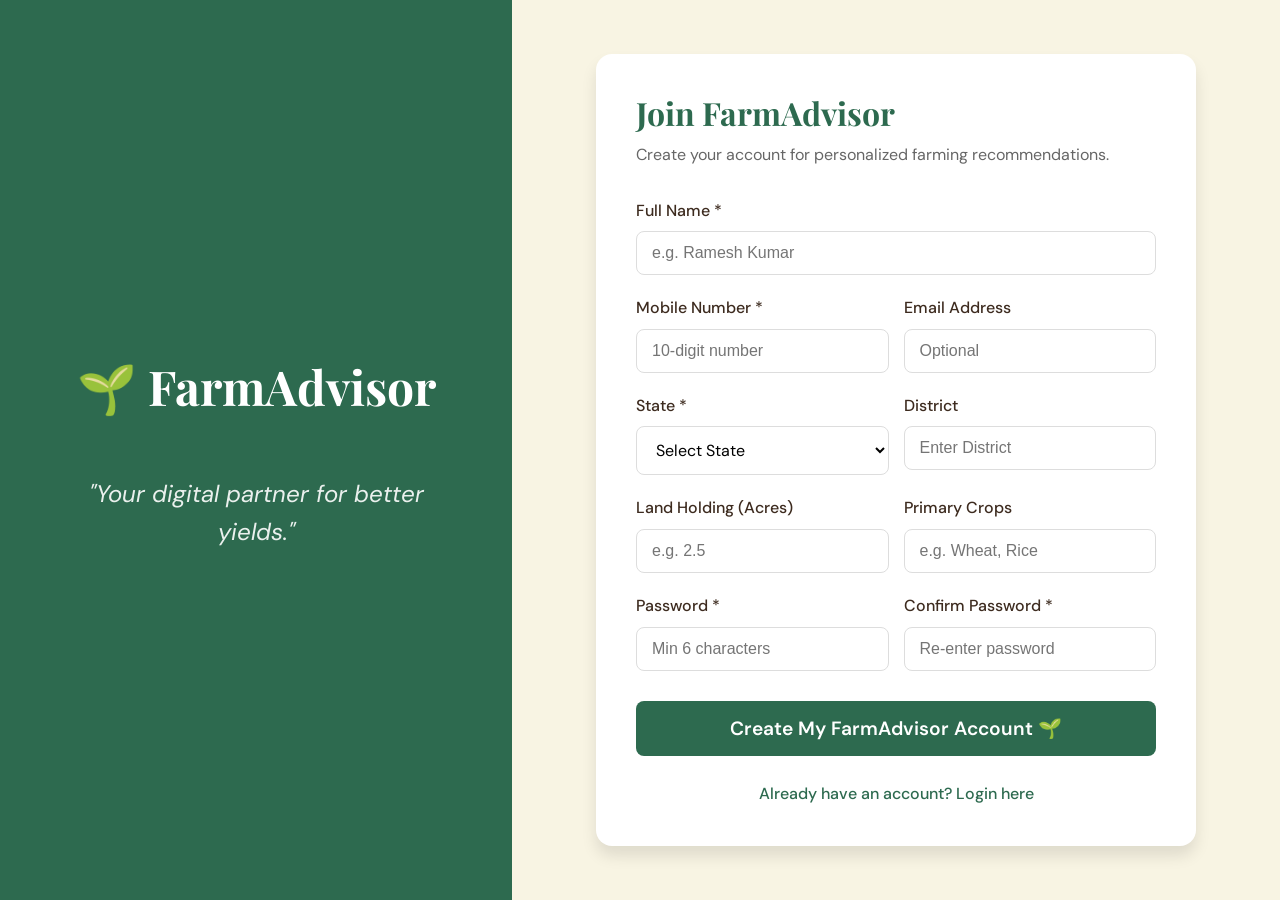
<file: expert-chat.html>
<!DOCTYPE html>
<html lang="en">
<head>
    <meta charset="UTF-8">
    <meta name="viewport" content="width=device-width, initial-scale=1.0">
    <title>FarmAdvisor - Expert Chat</title>
    <meta name="description" content="Connect instantly with agronomists or our AI bot for personalized farming guidance.">
    <link rel="preconnect" href="https://fonts.googleapis.com">
    <link rel="preconnect" href="https://fonts.gstatic.com" crossorigin>
    <link href="https://fonts.googleapis.com/css2?family=DM+Sans:wght@400;500;700&family=Playfair+Display:wght@400;600;700&display=swap" rel="stylesheet">
    <link rel="stylesheet" href="css/style.css">
    <style>
        .typing-indicator {
            display: flex !important;
            align-items: center;
            gap: 5px;
            padding: 14px 18px !important;
            width: fit-content;
        }
        .typing-indicator span {
            display: inline-block;
            width: 8px;
            height: 8px;
            border-radius: 50%;
            background: #52B788;
            animation: typingBounce 1.2s infinite ease-in-out;
        }
        .typing-indicator span:nth-child(2) { animation-delay: 0.2s; }
        .typing-indicator span:nth-child(3) { animation-delay: 0.4s; }
        @keyframes typingBounce {
            0%, 80%, 100% { transform: scale(0.7); opacity: 0.5; }
            40%           { transform: scale(1.1); opacity: 1; }
        }
        .mic-active {
            color: #ef4444 !important;
            animation: micPulse 1s ease-in-out infinite;
        }
        @keyframes micPulse {
            0%, 100% { transform: scale(1); opacity: 1; }
            50% { transform: scale(1.3); opacity: 0.7; }
        }
        .sound-wave {
            display: none;
            align-items: center;
            justify-content: center;
            gap: 3px;
            height: 20px;
            margin: 0 auto 5px auto;
            width: fit-content;
        }
        .sound-wave.active {
            display: flex;
        }
        .sound-wave .bar {
            width: 4px;
            background: #ef4444;
            border-radius: 2px;
            animation: wave 1s ease-in-out infinite;
        }
        .sound-wave .bar:nth-child(1) { height: 10px; animation-delay: 0.0s; }
        .sound-wave .bar:nth-child(2) { height: 15px; animation-delay: 0.2s; }
        .sound-wave .bar:nth-child(3) { height: 20px; animation-delay: 0.4s; }
        .sound-wave .bar:nth-child(4) { height: 15px; animation-delay: 0.6s; }
        .sound-wave .bar:nth-child(5) { height: 10px; animation-delay: 0.8s; }
        @keyframes wave {
            0%, 100% { transform: scaleY(0.5); }
            50% { transform: scaleY(1); }
        }
        .voice-tooltip {
            position: absolute;
            bottom: 70px;
            left: 20px;
            background: white;
            border: 2px solid var(--primary-green);
            padding: 15px;
            border-radius: 12px;
            box-shadow: var(--shadow-lg);
            width: 280px;
            z-index: 100;
            opacity: 0;
            pointer-events: none;
            transition: opacity 0.3s ease;
        }
        .voice-tooltip.show {
            opacity: 1;
            pointer-events: auto;
        }
        .voice-tooltip h4 {
            color: var(--primary-green);
            margin-bottom: 8px;
            display: flex;
            align-items: center;
            gap: 5px;
        }
        .voice-tooltip p {
            font-size: 0.9rem;
            color: #555;
            margin-bottom: 12px;
            line-height: 1.4;
        }
        .voice-tooltip .actions {
            display: flex;
            gap: 10px;
        }
        .voice-tooltip button {
            flex: 1;
            padding: 8px;
            border-radius: 6px;
            border: none;
            cursor: pointer;
            font-weight: 600;
            font-size: 0.85rem;
        }
        .btn-try-voice { background: var(--amber); color: var(--text-brown); }
        .btn-later { background: #eee; color: #555; }
        .chat-input-wrapper { flex: 1; display: flex; flex-direction: column; }
        .interim-text { color: #888; font-style: italic; position: absolute; left: 15px; pointer-events: none; }
    </style>
</head>
<body class="chat-page">

    <!-- Navigation Bar -->
    <nav class="navbar glass scrolled" style="background: rgba(248, 244, 227, 0.95); box-shadow: var(--shadow-md);">
        <a href="index.html" class="logo" style="color: var(--primary-green);" >
            <span class="emoji">🌱</span> FarmAdvisor
        </a>
        
        <ul class="nav-links">
            <li><a href="index.html" style="color: var(--text-brown);" data-lang="nav_home">Home</a></li>
            <li><a href="crop-advice.html" style="color: var(--text-brown);" data-lang="nav_crop">Crop Advice</a></li>
            <li><a href="weather.html" style="color: var(--text-brown);" data-lang="nav_weather">Weather</a></li>
            <li><a href="market.html" style="color: var(--text-brown);" data-lang="nav_market">Market Prices</a></li>
            <li><a href="schemes.html" style="color: var(--text-brown);" data-lang="nav_schemes">Govt Schemes</a></li>`n            <li><a href="kisan-pool.html" style="color: var(--text-brown);" data-lang="nav_kisan_pool">🚛 Kisan-Pool</a></li>
            <li><a href="expert-chat.html" style="color: var(--text-brown);" data-lang="nav_chat">Expert Chat</a></li>
            <li><a href="contact.html" style="color: var(--text-brown);" data-lang="nav_contact">Contact</a></li>
        </ul>
        
                <div class="nav-actions">
            <div class="lang-switcher" id="langSwitcher">
                <button class="lang-btn" onclick="toggleLangMenu()">
                    🌒 <span id="currentLangLabel">EN</span> v
                </button>
                <div class="lang-dropdown" id="langDropdown">
                    <div class="lang-option active" onclick="setLanguage('en')">English (EN)</div>
                    <div class="lang-option" onclick="setLanguage('hi')">Hindi (HI)</div>
                    <div class="lang-option" onclick="setLanguage('kn')">Kannada (KN)</div>
                    <div class="lang-option" onclick="setLanguage('te')">Telugu (TE)</div>
                    <div class="lang-option" onclick="setLanguage('ta')">Tamil (TA)</div>
                    <div class="lang-option" onclick="setLanguage('mr')">Marathi (MR)</div>
                    <div class="lang-option" onclick="setLanguage('pa')">Punjabi (PA)</div>
                    <div class="lang-option" onclick="setLanguage('bn')">Bengali (BN)</div>
                </div>
            </div>
            <a href="#" class="btn btn-outline nav-login" style="color: var(--primary-green); border-color: var(--primary-green);" data-lang="nav_login">Login</a>
            <a href="#" class="btn btn-green" data-lang="nav_signup">Sign Up</a>
        </div>
        
        <div class="hamburger">
            <span style="background-color: var(--primary-green);"></span>
            <span style="background-color: var(--primary-green);"></span>
            <span style="background-color: var(--primary-green);"></span>
        </div>
    </nav>

    <!-- Chat Interface -->
    <main>
        <div class="chat-container">
            <!-- Sidebar -->
            <aside class="chat-sidebar">
                <div class="sidebar-header">
                    <h2>Agronomists & Advisors</h2>
                    <p style="font-size: 0.9rem; margin-top: 5px; opacity: 0.8;">Select an expert below</p>
                </div>
                <div class="expert-list" id="expert-list">
                    <!-- Experts will be injected by JS -->
                </div>
            </aside>

            <!-- Chat Window -->
            <section class="chat-window">
                <div class="chat-header">
                    <div style="display:flex; align-items:center;">
                        <div class="expert-avatar" id="current-expert-icon">🤖</div>
                        <div class="expert-info">
                            <h4 id="current-expert-name">FarmBot AI</h4>
                            <p id="current-expert-status" style="color: #38b000;">Online 🟢</p>
                        </div>
                    </div>
                    <button id="tts-toggle" class="chat-btn" style="color: #38b000; font-size: 1.2rem; background: rgba(56, 176, 0, 0.1); border-radius: 50%; padding: 8px;" title="Toggle Voice Output">🔊</button>
                </div>

                <div id="apiSetup" style="background:#f0fdf4; border:1.5px solid #52B788; border-radius:12px; padding:1rem 1.5rem; margin-bottom:1.5rem; display:flex; align-items:center; gap:1rem; flex-wrap:wrap; margin:15px;">
                  <span style="font-size:0.9rem; font-weight:600; color:#1B4332;">🔑 Enter your free Gemini API key to activate FarmBot AI:</span>
                  <input type="password" id="geminiKeyInput" placeholder="Paste API key here (AIza...)" 
                    style="flex:1; min-width:220px; padding:8px 14px; border:1.5px solid #ccc; border-radius:8px; font-family:'DM Sans',sans-serif; font-size:0.9rem;"/>
                  <button onclick="saveApiKey()" 
                    style="padding:8px 20px; background:#1B4332; color:white; border:none; border-radius:8px; font-weight:600; cursor:pointer; font-family:'DM Sans',sans-serif;">
                    Save & Activate
                  </button>
                </div>

                <div class="chat-messages" id="chat-box">
                    <!-- Default initial messages -->
                    <div class="message message-expert">
                        Hello! I am FarmBot, an AI agricultural advisor. How can I help you today?
                    </div>
                </div>

                <div class="chat-input-area" style="position: relative; flex-wrap: wrap;">
                    <div class="sound-wave" id="sound-wave">
                        <div class="bar"></div><div class="bar"></div><div class="bar"></div><div class="bar"></div><div class="bar"></div>
                    </div>
                    <div style="width: 100%; display: flex; align-items: center; gap: 8px;">
                        <button class="chat-btn" id="mic-tap" title="Tap to Talk">🎤</button>
                        <button class="chat-btn" id="mic-hold" title="Hold to Talk">🎙️</button>
                        <div class="chat-input-wrapper" style="position: relative; display: flex; align-items: center; flex: 1;">
                            <input type="text" class="chat-input" id="chat-input" placeholder="Type your farming query here..." autocomplete="off" style="width: 100%;">
                        </div>
                        <button class="btn-send" id="btn-send">➡️</button>
                    </div>
                    
                    <!-- Voice Tooltip -->
                    <div class="voice-tooltip" id="voice-tooltip">
                        <h4>🎤 New! Voice Feature Available</h4>
                        <p>Tap 🎤 to speak your farming question instead of typing!<br>FarmBot will also speak the answer back to you.<br><br><small>Works in Hindi, Kannada, Telugu and 5 more Indian languages!<br><i>Best experienced in Chrome.</i></small></p>
                        <div class="actions">
                            <button class="btn-try-voice" id="btn-try-voice" onclick="activateVoiceTooltip()">Try Voice Now</button>
                            <button class="btn-later" id="btn-later-voice" onclick="dismissVoiceTooltip()">Maybe Later</button>
                        </div>
                    </div>
                </div>
            </section>
        </div>
    </main>

    <!-- Scripts -->
    <script src="translations.js"></script>
    <script src="js/main.js"></script>
    <script src="js/chat.js"></script>
</body>
</html>
</file>
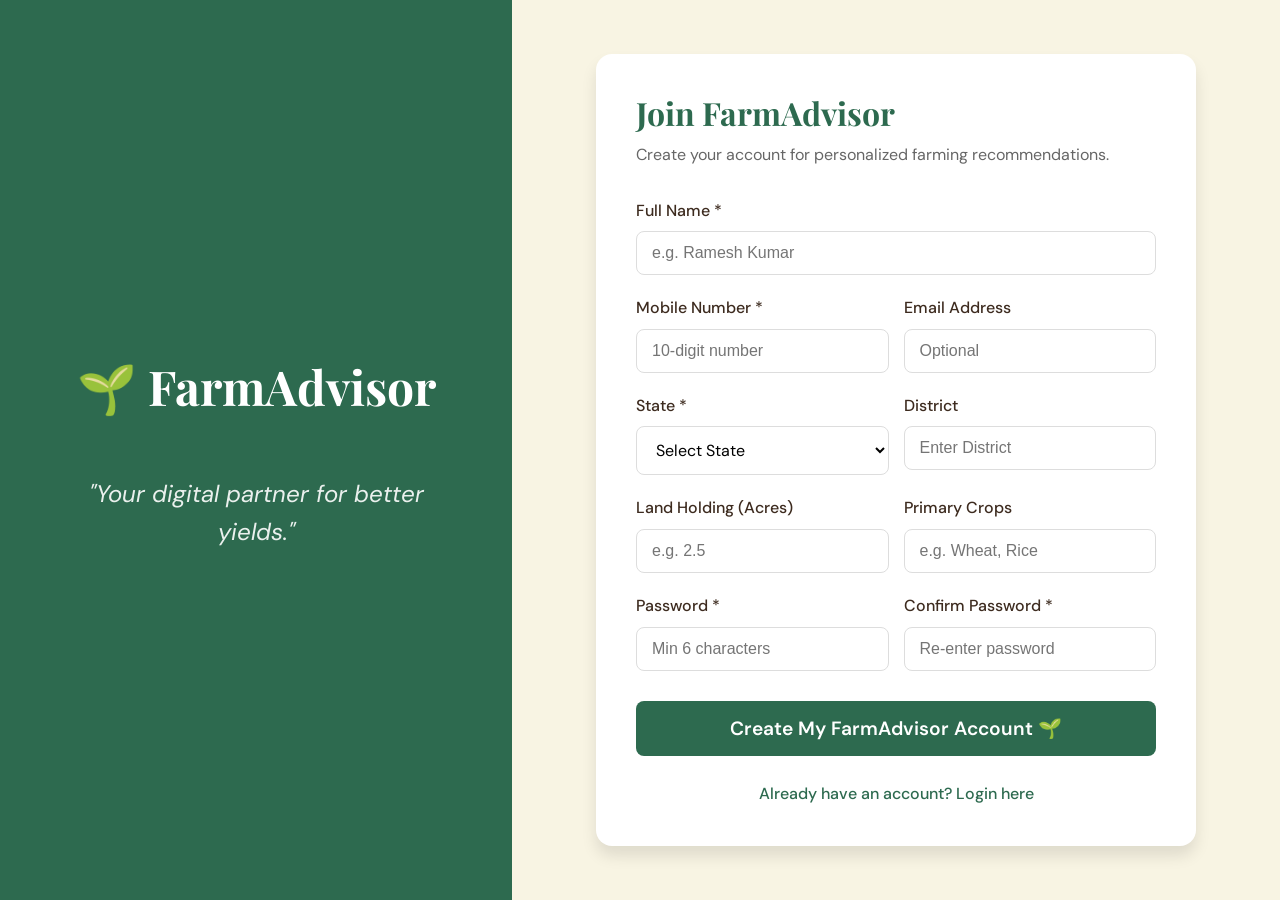
<file: kisan-pool.html>
<!DOCTYPE html>
<html lang="en">
<head>
    <meta charset="UTF-8">
    <meta name="viewport" content="width=device-width, initial-scale=1.0">
    <title>Kisan-Pool - Share Your Truck</title>
    
    <!-- Google Fonts -->
    <link rel="preconnect" href="https://fonts.googleapis.com">
    <link rel="preconnect" href="https://fonts.gstatic.com" crossorigin>
    <link href="https://fonts.googleapis.com/css2?family=DM+Sans:wght@400;500;700&family=Playfair+Display:wght@400;600;700&display=swap" rel="stylesheet">
    
    <!-- Custom CSS -->
    <link rel="stylesheet" href="css/style.css">
    <style>
        :root {
            --green-dark: #1B4332;
            --amber: #F4A261;
            --cream: #F8F4E3;
        }
        
        body { background: var(--background-cream, var(--cream)); }
        
        /* SECTION 1: Hero Banner */
        .kp-hero {
            background: linear-gradient(135deg, var(--green-dark) 0%, var(--primary-green) 100%);
            color: white;
            padding: 140px 20px 80px;
            text-align: center;
        }
        .kp-hero h1 {
            font-family: var(--font-heading);
            font-size: 3.5rem;
            margin-bottom: 20px;
        }
        .kp-hero p {
            font-size: 1.2rem;
            opacity: 0.9;
            margin-bottom: 30px;
        }
        .kp-stats {
            display: flex;
            justify-content: center;
            gap: 20px;
            margin-bottom: 40px;
            flex-wrap: wrap;
        }
        .kp-badge {
            background: rgba(255, 255, 255, 0.1);
            border: 1px solid rgba(255, 255, 255, 0.2);
            padding: 10px 20px;
            border-radius: 50px;
            backdrop-filter: blur(5px);
        }
        .kp-actions {
            display: flex;
            justify-content: center;
            gap: 15px;
            flex-wrap: wrap;
        }
        .btn-amber {
            background: var(--amber);
            color: var(--text-brown);
            border: none;
            padding: 12px 24px;
            border-radius: 30px;
            font-weight: bold;
            cursor: pointer;
            text-decoration: none;
            transition: var(--transition);
            display: inline-block;
        }
        .btn-amber:hover {
            transform: translateY(-2px);
            box-shadow: 0 4px 12px rgba(244, 162, 97, 0.4);
        }
        .btn-outline-white {
            background: transparent;
            color: white;
            border: 2px solid white;
            padding: 12px 24px;
            border-radius: 30px;
            font-weight: bold;
            cursor: pointer;
            text-decoration: none;
            transition: var(--transition);
            display: inline-block;
        }
        .btn-outline-white:hover {
            background: white;
            color: var(--green-dark);
        }

        /* SECTION 2: Load Board */
        .kp-section {
            max-width: 1200px;
            margin: 60px auto;
            padding: 0 20px;
        }
        .kp-section-title {
            font-family: var(--font-heading);
            font-size: 2.2rem;
            margin-bottom: 30px;
            color: var(--text-brown);
        }
        .kp-filters {
            display: flex;
            gap: 15px;
            margin-bottom: 30px;
            flex-wrap: wrap;
            background: white;
            padding: 20px;
            border-radius: 16px;
            box-shadow: var(--shadow-sm);
        }
        .kp-filters select, .kp-filters input {
            padding: 12px;
            border-radius: 8px;
            border: 1px solid #ddd;
            flex: 1;
            min-width: 150px;
            font-family: var(--font-body);
        }
        .kp-filters button {
            flex: 0 0 auto;
            min-width: 120px;
        }
        .kp-grid {
            display: grid;
            grid-template-columns: repeat(auto-fill, minmax(320px, 1fr));
            gap: 25px;
        }
        .kp-card {
            background: white;
            border-radius: 16px;
            padding: 20px;
            box-shadow: var(--shadow-sm);
            transition: var(--transition);
            border: 1px solid #eee;
            position: relative;
            display: flex;
            flex-direction: column;
        }
        .kp-card:hover {
            transform: translateY(-5px);
            box-shadow: var(--shadow-md);
        }
        .kp-card-header {
            display: flex;
            align-items: center;
            gap: 10px;
            margin-bottom: 15px;
            border-bottom: 1px solid #eee;
            padding-bottom: 10px;
        }
        .kp-card-header h3 {
            font-size: 1.1rem;
            color: var(--green-dark);
            margin: 0;
        }
        .kp-detail {
            margin-bottom: 10px;
            font-size: 0.95rem;
            display: flex;
            gap: 8px;
            color: #444;
        }
        .kp-join-btn {
            width: 100%;
            margin-top: auto;
            padding-top: 15px;
            text-align: center;
            border-radius: 8px;
        }
        .kp-seats {
            text-align: center;
            font-size: 0.85rem;
            color: #666;
            margin-top: 8px;
        }
        .kp-card.full .kp-join-btn {
            background: #eee;
            color: #666;
            cursor: not-allowed;
            pointer-events: none;
            box-shadow: none;
        }
        
        /* SECTION 3: Post Form */
        .kp-post-layout {
            display: grid;
            grid-template-columns: 1.5fr 1fr;
            gap: 30px;
            align-items: start;
        }
        .kp-form-box, .kp-info-panel {
            background: white;
            border-radius: 16px;
            padding: 30px;
            box-shadow: var(--shadow-sm);
        }
        .kp-info-panel {
            background: var(--green-dark);
            color: white;
        }
        .kp-form-group {
            margin-bottom: 15px;
        }
        .kp-form-group label {
            display: block;
            margin-bottom: 5px;
            font-weight: 500;
        }
        .kp-form-group input, .kp-form-group select, .kp-form-group textarea {
            width: 100%;
            padding: 12px;
            border: 1px solid #ddd;
            border-radius: 8px;
            font-family: var(--font-body);
        }
        .kp-form-group input:focus, .kp-form-group select:focus, .kp-form-group textarea:focus {
            outline: none;
            border-color: var(--primary-green);
        }
        .kp-form-group.error input {
            border-color: #d00000;
        }
        .kp-form-group .error-msg {
            color: #d00000;
            font-size: 0.8rem;
            margin-top: 4px;
            display: none;
        }
        .kp-form-group.error .error-msg {
            display: block;
        }
        .kp-two-col {
            display: grid;
            grid-template-columns: 1fr 1fr;
            gap: 15px;
        }
        
        .kp-calc {
            margin-top: 30px;
            background: rgba(255,255,255,0.1);
            padding: 20px;
            border-radius: 12px;
            text-align: center;
        }
        .kp-calc input[type="range"] {
            width: 100%;
            margin: 15px 0;
            accent-color: var(--amber);
        }
        .kp-benefits {
            list-style: none;
            margin-top: 20px;
        }
        .kp-benefits li {
            margin-bottom: 15px;
            display: flex;
            gap: 10px;
            align-items: center;
        }
        
        /* SECTION 4: My Rides */
        .kp-empty {
            text-align: center;
            padding: 50px 20px;
            background: white;
            border-radius: 16px;
            box-shadow: var(--shadow-sm);
        }
        .kp-empty img {
            width: 150px;
            opacity: 0.5;
            margin-bottom: 20px;
        }
        
        /* SECTION 5: How it works */
        .kp-how {
            background: white;
            padding: 80px 20px;
            text-align: center;
        }
        .kp-steps {
            display: flex;
            justify-content: center;
            align-items: center;
            gap: 20px;
            max-width: 1100px;
            margin: 40px auto 0;
        }
        .kp-step {
            flex: 1;
            background: var(--background-cream);
            padding: 30px;
            border-radius: 16px;
            position: relative;
            box-shadow: var(--shadow-sm);
        }
        .kp-step h4 {
            font-family: var(--font-heading);
            font-size: 1.3rem;
            margin: 15px 0 10px;
            color: var(--green-dark);
        }
        .kp-step p {
            color: #555;
            font-size: 0.95rem;
        }
        .kp-step-num {
            position: absolute;
            top: -15px;
            left: 50%;
            transform: translateX(-50%);
            background: var(--amber);
            color: white;
            width: 30px;
            height: 30px;
            border-radius: 50%;
            display: flex;
            align-items: center;
            justify-content: center;
            font-weight: bold;
        }
        .kp-step-icon {
            font-size: 3rem;
        }
        .kp-arrow {
            font-size: 2rem;
            color: var(--amber);
        }

        /* SECTION 6: Savings Counter */
        .kp-counter-bar {
            background: var(--green-dark);
            color: white;
            padding: 60px 20px;
            display: flex;
            justify-content: center;
            flex-wrap: wrap;
            text-align: center;
            gap: 50px;
        }
        .kp-counter-item h2 {
            font-size: 3.5rem;
            color: var(--amber);
            margin-bottom: 10px;
            font-family: var(--font-heading);
        }

        /* Toast Modal */
        .kp-toast {
            position: fixed;
            bottom: 20px;
            right: 20px;
            background: #2D6A4F;
            color: white;
            padding: 15px 25px;
            border-radius: 8px;
            box-shadow: var(--shadow-lg);
            transform: translateY(100px);
            opacity: 0;
            transition: var(--transition);
            z-index: 1000;
        }
        .kp-toast.show {
            transform: translateY(0);
            opacity: 1;
        }
        
        .modal-overlay {
            position: fixed;
            top: 0; left: 0; right: 0; bottom: 0;
            background: rgba(0,0,0,0.5);
            display: flex;
            align-items: center;
            justify-content: center;
            opacity: 0;
            pointer-events: none;
            transition: var(--transition);
            z-index: 2000;
        }
        .modal-overlay.active {
            opacity: 1;
            pointer-events: all;
        }
        .modal-content {
            background: white;
            padding: 30px;
            border-radius: 16px;
            max-width: 400px;
            text-align: center;
            transform: translateY(20px);
            transition: var(--transition);
        }
        .modal-overlay.active .modal-content {
            transform: translateY(0);
        }

        @media (max-width: 768px) {
            .kp-post-layout {
                grid-template-columns: 1fr;
            }
            .kp-steps {
                flex-direction: column;
            }
            .kp-arrow {
                transform: rotate(90deg);
            }
            .kp-two-col {
                grid-template-columns: 1fr;
            }
        }
    </style>
</head>
<body>

    <!-- Navigation Bar -->
    <nav class="navbar glass">
        <a href="index.html" class="logo">
            <span class="emoji">🌱</span> FarmAdvisor
        </a>
        
        <ul class="nav-links">
            <li><a href="index.html" data-lang="nav_home">Home</a></li>
            <li><a href="crop-advice.html" data-lang="nav_crop">Crop Advice</a></li>
            <li><a href="weather.html" data-lang="nav_weather">Weather</a></li>
            <li><a href="market.html" data-lang="nav_market">Market Prices</a></li>
            <li><a href="schemes.html" data-lang="nav_schemes">Govt Schemes</a></li>
            <li><a href="kisan-pool.html" data-lang="nav_kisan_pool">🚛 Kisan-Pool</a></li>
            <li><a href="renting.html" data-lang="nav_renting">🚜 Rentals</a></li>
            <li><a href="expert-chat.html" data-lang="nav_chat">Expert Chat</a></li>
            <li><a href="contact.html" data-lang="nav_contact">Contact</a></li>
        </ul>
        
                <div class="nav-actions">
            <div class="lang-switcher" id="langSwitcher">
                <button class="lang-btn" onclick="toggleLangMenu()">
                    🌒 <span id="currentLangLabel">EN</span> v
                </button>
                <div class="lang-dropdown" id="langDropdown">
                    <div class="lang-option active" onclick="setLanguage('en')">English (EN)</div>
                    <div class="lang-option" onclick="setLanguage('hi')">Hindi (HI)</div>
                    <div class="lang-option" onclick="setLanguage('kn')">Kannada (KN)</div>
                    <div class="lang-option" onclick="setLanguage('te')">Telugu (TE)</div>
                    <div class="lang-option" onclick="setLanguage('ta')">Tamil (TA)</div>
                    <div class="lang-option" onclick="setLanguage('mr')">Marathi (MR)</div>
                    <div class="lang-option" onclick="setLanguage('pa')">Punjabi (PA)</div>
                    <div class="lang-option" onclick="setLanguage('bn')">Bengali (BN)</div>
                </div>
            </div>
            <a href="login.html" class="btn btn-outline nav-login" data-lang="nav_login">Login</a>
            <a href="signup.html" class="btn btn-green" data-lang="nav_signup">Sign Up</a>
        </div>
        
        <div class="hamburger">
            <span></span>
            <span></span>
            <span></span>
        </div>
    </nav>

    <!-- Main Content -->
    <main>
        <!-- Section 1 — Hero Banner -->
        <section class="kp-hero">
            <h1>Kisan-Pool 🚛</h1>
            <p>Share your truck. Split the cost. Reach bigger markets together.</p>
            <div class="kp-stats">
                <div class="kp-badge">✨ ₹3,000+ saved per trip on average</div>
                <div class="kp-badge">🗺️ Join rides across 500+ mandis</div>
            </div>
            <div class="kp-actions">
                <a href="#post-ride" class="btn-amber">Post My Truck Space +</a>
                <a href="#load-board" class="btn-outline-white">Find a Ride &rarr;</a>
            </div>
        </section>

        <!-- Section 2 — Live Community Load Board -->
        <section id="load-board" class="kp-section">
            <h2 class="kp-section-title">🗺️ Available Rides Near You</h2>
            
            <div class="kp-filters">
                <select id="filter-state">
                    <option value="">All States</option>
                    <option value="Karnataka">Karnataka</option>
                    <option value="Punjab">Punjab</option>
                    <option value="Andhra Pradesh">Andhra Pradesh</option>
                    <option value="Maharashtra">Maharashtra</option>
                </select>
                <input type="text" id="filter-mandi" placeholder="Destination Mandi...">
                <select id="filter-date">
                    <option value="Any">Any Date</option>
                    <option value="Today">Today</option>
                    <option value="This Week">This Week</option>
                </select>
                <button class="btn-amber" onclick="filterRides()">Search</button>
            </div>
            
            <div class="kp-grid" id="rides-grid">
                <!-- Cards generated via JS -->
            </div>
        </section>

        <!-- Section 3 — Post Your Own Ride Form -->
        <section id="post-ride" class="kp-section">
            <h2 class="kp-section-title">🚛 Post Your Truck Space</h2>
            <div class="kp-post-layout">
                <!-- Left: Form -->
                <div class="kp-form-box">
                    <form id="postRideForm" onsubmit="handlePostRide(event)">
                        <div class="kp-two-col">
                            <div class="kp-form-group">
                                <label>Your Name *</label>
                                <input type="text" id="f_name" required>
                                <span class="error-msg">Required</span>
                            </div>
                            <div class="kp-form-group">
                                <label>Mobile Number *</label>
                                <input type="tel" id="f_mobile" pattern="[0-9]{10}" placeholder="10 digits" required>
                                <span class="error-msg">Valid 10-digit number required</span>
                            </div>
                        </div>
                        
                        <div class="kp-two-col">
                            <div class="kp-form-group">
                                <label>Departure Village/Town *</label>
                                <input type="text" id="f_from_vill" required>
                            </div>
                            <div class="kp-form-group">
                                <label>Departure District *</label>
                                <input type="text" id="f_from_dist" required>
                            </div>
                        </div>
                        
                        <div class="kp-two-col">
                            <div class="kp-form-group">
                                <label>State *</label>
                                <select id="f_state" required>
                                    <option value="">Select State</option>
                                    <option value="Karnataka">Karnataka</option>
                                    <option value="Punjab">Punjab</option>
                                    <option value="Andhra Pradesh">Andhra Pradesh</option>
                                    <option value="Maharashtra">Maharashtra</option>
                                </select>
                            </div>
                            <div class="kp-form-group">
                                <label>Destination Mandi *</label>
                                <input type="text" id="f_to" required>
                            </div>
                        </div>
                        
                        <div class="kp-two-col">
                            <div class="kp-form-group">
                                <label>Travel Date *</label>
                                <input type="date" id="f_date" required>
                            </div>
                            <div class="kp-form-group">
                                <label>Travel Time</label>
                                <input type="time" id="f_time">
                            </div>
                        </div>
                        
                        <div class="kp-two-col">
                            <div class="kp-form-group">
                                <label>Available Space (KG) *</label>
                                <input type="number" id="f_space" required>
                            </div>
                            <div class="kp-form-group">
                                <label>Cost per 100kg (₹) *</label>
                                <input type="number" id="f_cost" required>
                            </div>
                        </div>
                        
                        <div class="kp-form-group">
                            <label>Crops You Are Carrying</label>
                            <input type="text" id="f_crops" placeholder="Tomato, Onion, Wheat">
                        </div>
                        
                        <div class="kp-two-col">
                            <div class="kp-form-group">
                                <label>Max Farmers to Accommodate *</label>
                                <select id="f_max_farmers" required>
                                    <option value="1">1 Farmer</option>
                                    <option value="2">2 Farmers</option>
                                    <option value="3">3 Farmers</option>
                                    <option value="4">4 Farmers</option>
                                    <option value="5">5 Farmers</option>
                                </select>
                            </div>
                        </div>
                        
                        <div class="kp-form-group">
                            <label>Additional Notes</label>
                            <textarea id="f_notes" rows="3"></textarea>
                        </div>
                        
                        <button type="submit" class="btn-amber" style="width:100%; padding: 15px; font-size: 1.1rem;">Post My Ride 🚛</button>
                    </form>
                </div>
                
                <!-- Right: Green Panel -->
                <div class="kp-info-panel">
                    <h2 style="font-family: var(--font-heading); margin-bottom: 20px;">Why Kisan-Pool? 🤝</h2>
                    <ul class="kp-benefits">
                        <li><span>💰</span> Save ₹2,000-5,000 per market trip</li>
                        <li><span>🤝</span> Build community with nearby farmers</li>
                        <li><span>🌍</span> Reduce carbon footprint of agriculture</li>
                        <li><span>📈</span> Reach bigger markets you couldn't afford alone</li>
                    </ul>
                    
                    <div class="kp-calc">
                        <h4 style="margin-bottom: 10px;">Enter your trip distance &rarr;</h4>
                        <input type="range" id="distSlider" min="10" max="500" value="100" oninput="updateSavings()">
                        <div style="display:flex; justify-content:space-between; font-size:0.9rem; margin-bottom:15px;">
                            <span>10 KM</span>
                            <span id="distVal">100 KM</span>
                            <span>500 KM</span>
                        </div>
                        
                        <h4 style="margin-bottom: 10px;">Enter your crop weight (KG) &rarr;</h4>
                        <input type="range" id="kgSlider" min="100" max="5000" step="100" value="1000" oninput="updateSavings()">
                        <div style="display:flex; justify-content:space-between; font-size:0.9rem;">
                            <span>100 KG</span>
                            <span id="kgVal">1000 KG</span>
                            <span>5000 KG</span>
                        </div>

                        <h3 style="margin-top: 15px; color: var(--amber); font-size: 1.5rem;">Estimated savings: <span id="savingVal">₹800</span></h3>
                    </div>
                </div>
            </div>
        </section>

        <!-- Section 4 — My Rides -->
        <section class="kp-section">
            <h2 class="kp-section-title">🚛 My Posted Rides</h2>
            <div class="kp-grid" id="my-rides-grid">
                <!-- Generated via JS -->
            </div>
        </section>

        <!-- Section 5 — How it Works -->
        <section class="kp-how">
            <h2 class="kp-section-title" style="margin-bottom:10px;">How It Works</h2>
            <p style="color:#666; max-width:600px; margin:0 auto;">Simple 3-step process to share costs and maximize profits.</p>
            
            <div class="kp-steps">
                <div class="kp-step">
                    <div class="kp-step-num">1</div>
                    <div class="kp-step-icon">🚛</div>
                    <h4>Post Space</h4>
                    <p>Truck owner posts available space and destination</p>
                </div>
                <div class="kp-arrow">&rarr;</div>
                <div class="kp-step">
                    <div class="kp-step-num">2</div>
                    <div class="kp-step-icon">🌾</div>
                    <h4>Find Ride</h4>
                    <p>Nearby farmers browse and join the ride</p>
                </div>
                <div class="kp-arrow">&rarr;</div>
                <div class="kp-step">
                    <div class="kp-step-num">3</div>
                    <div class="kp-step-icon">💰</div>
                    <h4>Save Money</h4>
                    <p>Everyone splits the cost and saves money</p>
                </div>
            </div>
        </section>

        <!-- Section 6 — Savings Counter -->
        <section class="kp-counter-bar">
            <div class="kp-counter-item">
                <h2 class="kp-counter" data-target="47">0</h2>
                <p>🚛 Rides Posted This Week</p>
            </div>
            <div class="kp-counter-item">
                <h2 class="kp-counter" data-target="184000" data-prefix="₹">0</h2>
                <p>💰 Saved by Farmers This Month</p>
            </div>
            <div class="kp-counter-item">
                <h2 class="kp-counter" data-target="312">0</h2>
                <p>👨‍🌾 Farmers Connected</p>
            </div>
        </section>

    </main>

    <!-- Footer -->
    <footer class="footer">
        <div class="footer-container">
            <div class="footer-col" style="grid-column: span 2;">
                <div class="footer-logo">
                    🌱 FarmAdvisor
                </div>
                <p class="footer-tagline">Real-time weather, market prices, and expert advice — all in one place for Indian farmers.</p>
                <div class="social-icons">
                    <a href="#" class="social-icon" title="WhatsApp">📱</a>
                    <a href="#" class="social-icon" title="YouTube">▶️</a>
                    <a href="#" class="social-icon" title="Twitter/X">🐦</a>
                </div>
            </div>
            
            <div class="footer-col">
                <h4>Quick Links</h4>
                <ul>
                    <li><a href="index.html" data-lang="nav_home">Home</a></li>
                    <li><a href="crop-advice.html" data-lang="nav_crop">Crop Advice</a></li>
                    <li><a href="weather.html" data-lang="nav_weather">Weather</a></li>
                    <li><a href="about.html">About Us</a></li>
                </ul>
            </div>
            
            <div class="footer-col">
                <h4>Services</h4>
                <ul>
                    <li><a href="market.html" data-lang="nav_market">Live Mandi Prices</a></li>
                    <li><a href="kisan-pool.html">Kisan-Pool</a></li>
                    <li><a href="expert-chat.html" data-lang="nav_chat">Chat with Experts</a></li>
                    <li><a href="#">Soil Testing Info</a></li>
                </ul>
            </div>
            
            <div class="footer-col">
                <h4>Resources</h4>
                <ul>
                    <li><a href="schemes.html" data-lang="nav_schemes">Government Schemes</a></li>
                    <li><a href="#">Farming Subsidies</a></li>
                    <li><a href="#">Kisan Call Center</a></li>
                    <li><a href="contact.html" data-lang="nav_contact">Contact Support</a></li>
                </ul>
            </div>
        </div>
        <div class="footer-bottom">
            <p>&copy; <span id="currentYear"></span> FarmAdvisor. Built for Indian Farmers.</p>
        </div>
    </footer>

    <!-- Modal for Join -->
    <div class="modal-overlay" id="joinModal">
        <div class="modal-content">
            <h2 style="margin-bottom:15px; color:var(--primary-green);">✅ Request Sent!</h2>
            <p id="modalMessage">The driver will contact you at your registered mobile number within 2 hours.</p>
            <button class="btn-amber" style="margin-top:20px; width:100%;" onclick="closeJoinModal()">Got it</button>
        </div>
    </div>
    
    <!-- Toast Message -->
    <div class="kp-toast" id="kpToast">🎉 Your ride is posted! Farmers in your area will see it now.</div>

    <script src="js/main.js"></script>
    <script src="translations.js"></script>
    <script>
        document.getElementById('currentYear').textContent = new Date().getFullYear();

        // --- MOCK DATA ---
        const initialMockRides = [
            { id: 'm1', driver: 'Ramesh Kumar', fromVill: 'Doddaballapur', fromDist: 'Bangalore Rural', to: 'Kolar APMC Mandi', state: 'Karnataka', date: '2026-05-16', space: 800, cost: 600, crops: 'Tomato', joined: 1, max: 4, myRide: false, contact: '9876543210' },
            { id: 'm2', driver: 'Suresh Patil', fromVill: 'Haveri', fromDist: 'North Karnataka', to: 'Hubli Agricultural Market', state: 'Karnataka', date: '2026-05-17', space: 500, cost: 450, crops: 'Cotton, Soybean', joined: 2, max: 4, myRide: false, contact: '9876543211' },
            { id: 'm3', driver: 'Mohan Gowda', fromVill: 'Mandya', fromDist: 'Karnataka', to: 'Bangalore APMC (Yeshwanthpur)', state: 'Karnataka', date: '2026-05-18', space: 1200, cost: 500, crops: 'Sugarcane', joined: 0, max: 4, myRide: false, contact: '9876543212' },
            { id: 'm4', driver: 'Ajay Singh', fromVill: 'Ludhiana', fromDist: 'Punjab', to: 'Amritsar Grain Market', state: 'Punjab', date: '2026-05-16', space: 2000, cost: 350, crops: 'Wheat', joined: 3, max: 4, myRide: false, contact: '9876543213' },
            { id: 'm5', driver: 'Venkat Reddy', fromVill: 'Kurnool', fromDist: 'Andhra Pradesh', to: 'Hyderabad Bowenpally Market', state: 'Andhra Pradesh', date: '2026-05-19', space: 600, cost: 700, crops: 'Chilli, Onion', joined: 1, max: 4, myRide: false, contact: '9876543214' },
            { id: 'm6', driver: 'Prakash Desai', fromVill: 'Nashik', fromDist: 'Maharashtra', to: 'Mumbai Crawford Market', state: 'Maharashtra', date: '2026-05-21', space: 900, cost: 800, crops: 'Grapes, Onion', joined: 2, max: 4, myRide: false, contact: '9876543215' }
        ];

        // --- APP LOGIC ---
        function getRides() {
            const saved = localStorage.getItem('kisanpool_rides');
            let rides = saved ? JSON.parse(saved) : [];
            if(rides.length === 0) {
                rides = initialMockRides;
                saveRides(rides);
            }
            return rides;
        }

        function saveRides(rides) {
            localStorage.setItem('kisanpool_rides', JSON.stringify(rides));
        }

        function renderBoard(filterData = {}) {
            const rides = getRides();
            const grid = document.getElementById('rides-grid');
            grid.innerHTML = '';
            
            // Apply filters
            let filteredRides = rides;
            if (filterData.state) {
                filteredRides = filteredRides.filter(r => r.state === filterData.state);
            }
            if (filterData.mandi) {
                filteredRides = filteredRides.filter(r => r.to.toLowerCase().includes(filterData.mandi.toLowerCase()));
            }
            if (filterData.date && filterData.date !== 'Any') {
                const today = new Date();
                today.setHours(0,0,0,0);
                
                filteredRides = filteredRides.filter(r => {
                    const rideDate = new Date(r.date);
                    if (filterData.date === 'Today') {
                        return rideDate.getTime() === today.getTime();
                    } else if (filterData.date === 'This Week') {
                        const nextWeek = new Date(today);
                        nextWeek.setDate(today.getDate() + 7);
                        return rideDate >= today && rideDate <= nextWeek;
                    }
                    return true;
                });
            }
            
            if (filteredRides.length === 0) {
                grid.innerHTML = '<div style="grid-column: 1 / -1; text-align: center; padding: 40px;">No rides found matching your search.</div>';
            }
            
            filteredRides.forEach(r => {
                const isFull = r.joined >= r.max;
                const dDate = new Date(r.date).toLocaleDateString('en-GB', { weekday: 'long', day: 'numeric', month: 'short', year: 'numeric' });
                
                let btnHTML = isFull 
                    ? `<button class="btn-amber kp-join-btn" disabled>🔴 Truck Full</button>`
                    : `<button class="btn-amber kp-join-btn" onclick="joinRide('${r.id}')">Join This Ride</button>`;
                
                grid.innerHTML += `
                    <div class="kp-card ${isFull ? 'full' : ''}">
                        <div class="kp-card-header">
                            <span style="font-size:1.5rem">🚛</span>
                            <h3>${r.driver}</h3>
                        </div>
                        <div class="kp-detail"><strong>📍 FROM:</strong> ${r.fromVill}, ${r.fromDist}</div>
                        <div class="kp-detail"><strong>🏪 TO:</strong> ${r.to}</div>
                        <div class="kp-detail"><strong>📅 DATE:</strong> ${dDate}</div>
                        <div class="kp-detail"><strong>⚖️ SPACE LEFT:</strong> ${r.space} kg</div>
                        <div class="kp-detail"><strong>💰 COST SHARE:</strong> ₹${r.cost} per 100kg</div>
                        <div class="kp-detail"><strong>🌾 Carrying:</strong> ${r.crops || 'N/A'}</div>
                        <div class="kp-detail" id="contact-${r.id}" style="display:none; color:var(--primary-green);"><strong>📱 Contact:</strong> ${r.contact || 'Not available'}</div>
                        
                        ${btnHTML}
                        <div class="kp-seats">[Seats: ${r.joined}/${r.max} farmers joined]</div>
                    </div>
                `;
            });
            
            if (Object.keys(filterData).length === 0) {
                renderMyRides();
            }
        }
        
        function filterRides() {
            const state = document.getElementById('filter-state').value;
            const mandi = document.getElementById('filter-mandi').value;
            const date = document.getElementById('filter-date').value;
            
            renderBoard({ state, mandi, date });
        }

        function renderMyRides() {
            const rides = getRides().filter(r => r.myRide);
            const grid = document.getElementById('my-rides-grid');
            
            if(rides.length === 0) {
                grid.innerHTML = `
                    <div class="kp-empty" style="grid-column: 1 / -1;">
                        <div style="font-size: 4rem; opacity: 0.5; margin-bottom: 20px;">🛣️</div>
                        <h3>You haven't posted any rides yet.</h3>
                        <p style="color:#666; margin-top:10px;">Post your first ride above!</p>
                    </div>
                `;
                return;
            }
            
            grid.innerHTML = '';
            rides.forEach(r => {
                const dDate = new Date(r.date).toLocaleDateString('en-GB', { weekday: 'long', day: 'numeric', month: 'short', year: 'numeric' });
                grid.innerHTML += `
                    <div class="kp-card">
                        <div class="kp-card-header">
                            <span style="font-size:1.5rem">🚛</span>
                            <h3>${r.driver} (You)</h3>
                        </div>
                        <div class="kp-detail"><strong>📍 FROM:</strong> ${r.fromVill}, ${r.fromDist}</div>
                        <div class="kp-detail"><strong>🏪 TO:</strong> ${r.to}</div>
                        <div class="kp-detail"><strong>📅 DATE:</strong> ${dDate}</div>
                        <div class="kp-detail"><strong>⚖️ SPACE LEFT:</strong> ${r.space} kg</div>
                        <div class="kp-detail"><strong>💰 COST SHARE:</strong> ₹${r.cost} per 100kg</div>
                        <div class="kp-seats" style="margin: 15px 0 5px; text-align:left; color:var(--primary-green); font-weight:bold;">${r.joined} farmers have joined</div>
                        
                        <div style="display:flex; gap:10px; margin-top:auto; padding-top:10px;">
                            <button class="btn-outline-white" style="flex:1; border-color:var(--primary-green); color:var(--primary-green);" onclick="editRide('${r.id}')">Edit</button>
                            <button class="btn-amber" style="flex:1; background:#d00000; color:white;" onclick="deleteRide('${r.id}')">Delete</button>
                        </div>
                    </div>
                `;
            });
        }

        function joinRide(id) {
            let rides = getRides();
            let ride = rides.find(r => r.id === id);
            if(ride && ride.joined < ride.max) {
                ride.joined += 1;
                saveRides(rides);
                
                document.getElementById('modalMessage').textContent = `${ride.driver} will contact you at your registered mobile number within 2 hours.`;
                document.getElementById('joinModal').classList.add('active');
                
                // Show contact detail in UI temporarily if desired, or just re-render
                renderBoard();
            }
        }
        
        function closeJoinModal() {
            document.getElementById('joinModal').classList.remove('active');
        }

        function handlePostRide(e) {
            e.preventDefault();
            
            const form = e.target;
            const mobile = document.getElementById('f_mobile').value;
            
            // basic validation
            if(!/^[0-9]{10}$/.test(mobile)) {
                document.getElementById('f_mobile').parentElement.classList.add('error');
                return;
            } else {
                document.getElementById('f_mobile').parentElement.classList.remove('error');
            }

            const newRide = {
                id: 'r_' + Date.now(),
                driver: document.getElementById('f_name').value,
                contact: mobile,
                fromVill: document.getElementById('f_from_vill').value,
                fromDist: document.getElementById('f_from_dist').value,
                state: document.getElementById('f_state').value,
                to: document.getElementById('f_to').value,
                date: document.getElementById('f_date').value,
                space: document.getElementById('f_space').value,
                cost: document.getElementById('f_cost').value,
                crops: document.getElementById('f_crops').value,
                max: parseInt(document.getElementById('f_max_farmers').value),
                joined: 0,
                myRide: true
            };
            
            // Edit existing ride logic could go here, but prompt says "Add at TOP"
            let rides = getRides();
            
            // Check if editing (via hidden input or just rely on form clear for new)
            if(form.dataset.editingId) {
                const idx = rides.findIndex(r => r.id === form.dataset.editingId);
                if(idx !== -1) {
                    newRide.id = rides[idx].id;
                    newRide.joined = rides[idx].joined;
                    rides[idx] = newRide;
                }
                delete form.dataset.editingId;
            } else {
                rides.unshift(newRide);
            }
            
            saveRides(rides);
            renderBoard();
            
            // Toast
            const toast = document.getElementById('kpToast');
            toast.classList.add('show');
            setTimeout(() => toast.classList.remove('show'), 3000);
            
            form.reset();
            window.scrollTo({ top: document.getElementById('load-board').offsetTop - 100, behavior: 'smooth' });
        }

        function deleteRide(id) {
            if(confirm("Are you sure you want to delete this ride?")) {
                let rides = getRides();
                rides = rides.filter(r => r.id !== id);
                saveRides(rides);
                renderBoard();
            }
        }

        function editRide(id) {
            let ride = getRides().find(r => r.id === id);
            if(ride) {
                document.getElementById('f_name').value = ride.driver;
                document.getElementById('f_mobile').value = ride.contact || '';
                document.getElementById('f_from_vill').value = ride.fromVill;
                document.getElementById('f_from_dist').value = ride.fromDist;
                document.getElementById('f_state').value = ride.state;
                document.getElementById('f_to').value = ride.to;
                document.getElementById('f_date').value = ride.date;
                document.getElementById('f_space').value = ride.space;
                document.getElementById('f_cost').value = ride.cost;
                document.getElementById('f_crops').value = ride.crops || '';
                document.getElementById('f_max_farmers').value = ride.max;
                
                document.getElementById('postRideForm').dataset.editingId = id;
                window.scrollTo({ top: document.getElementById('post-ride').offsetTop - 100, behavior: 'smooth' });
            }
        }

        function updateSavings() {
            const dist = document.getElementById('distSlider').value;
            const kg = document.getElementById('kgSlider') ? document.getElementById('kgSlider').value : 1000;
            document.getElementById('distVal').textContent = dist + ' KM';
            if (document.getElementById('kgVal')) document.getElementById('kgVal').textContent = kg + ' KG';
            const savings = Math.round((dist * 8) * (kg / 1000));
            document.getElementById('savingVal').textContent = '₹' + savings;
        }

        // --- ANIMATED COUNTERS ---
        function initCounters() {
            const counters = document.querySelectorAll('.kp-counter');
            const observer = new IntersectionObserver((entries) => {
                entries.forEach(entry => {
                    if (entry.isIntersecting) {
                        const target = entry.target;
                        const endValue = parseInt(target.getAttribute('data-target'));
                        const prefix = target.getAttribute('data-prefix') || '';
                        
                        let startValue = 0;
                        const duration = 2000;
                        const frameRate = 30;
                        const totalFrames = Math.round((duration / 1000) * frameRate);
                        const increment = endValue / totalFrames;
                        
                        const timer = setInterval(() => {
                            startValue += increment;
                            if (startValue >= endValue) {
                                clearInterval(timer);
                                target.innerText = prefix + endValue.toLocaleString();
                            } else {
                                target.innerText = prefix + Math.floor(startValue).toLocaleString();
                            }
                        }, 1000 / frameRate);
                        
                        observer.unobserve(target);
                    }
                });
            }, { threshold: 0.5 });
            
            counters.forEach(c => observer.observe(c));
        }

        // Init
        window.addEventListener('DOMContentLoaded', () => {
            renderBoard();
            initCounters();
        });
    </script>
</body>
</html>
</file>
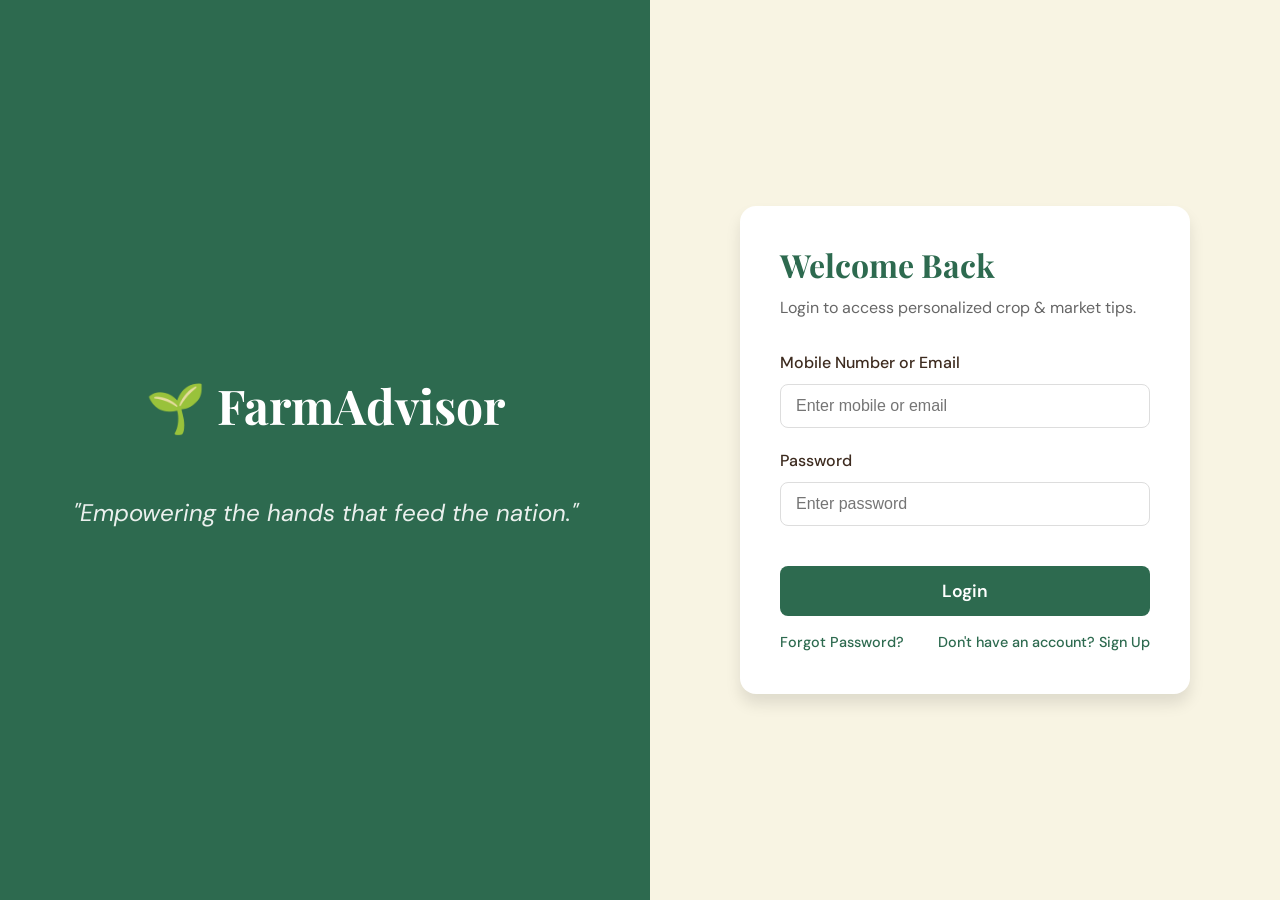
<file: login.html>
<!DOCTYPE html>
<html lang="en">
<head>
    <meta charset="UTF-8">
    <meta name="viewport" content="width=device-width, initial-scale=1.0">
    <title>FarmAdvisor - Login</title>
    <link href="https://fonts.googleapis.com/css2?family=DM+Sans:wght@400;500;700&family=Playfair+Display:wght@400;600;700&display=swap" rel="stylesheet">
    <link rel="stylesheet" href="css/style.css">
    <style>
        .auth-container { display: flex; min-height: 100vh; font-family: 'DM Sans', sans-serif; }
        .auth-left { flex: 1; background: var(--primary-green); color: white; display: flex; flex-direction: column; justify-content: center; padding: 50px; position: relative; overflow: hidden; }
        .auth-left::before { content: ''; position: absolute; top: 0; left: 0; right: 0; bottom: 0; background: url('https://images.unsplash.com/photo-1592982537447-6f2a6a0a382e?w=800&fit=crop') center/cover; opacity: 0.2; }
        .auth-left-content { position: relative; z-index: 1; text-align: center; }
        .auth-logo { font-family: 'Playfair Display', serif; font-size: 3rem; font-weight: 700; margin-bottom: 20px; display: inline-block; color: white !important; text-decoration: none; }
        .auth-quote { font-size: 1.5rem; font-style: italic; opacity: 0.9; margin-top: 30px; }
        .auth-right { flex: 1; display: flex; align-items: center; justify-content: center; background: var(--background-cream); padding: 40px; }
        .auth-form-wrap { width: 100%; max-width: 450px; background: white; padding: 40px; border-radius: 16px; box-shadow: var(--shadow-md); }
        .auth-form-wrap h2 { font-family: 'Playfair Display', serif; color: var(--primary-green); margin-bottom: 10px; font-size: 2rem; }
        .auth-form-wrap p { color: #666; margin-bottom: 30px; }
        .form-group { margin-bottom: 20px; }
        .form-group label { display: block; font-weight: 500; margin-bottom: 8px; color: var(--text-brown); }
        .form-group input { width: 100%; padding: 12px 15px; border: 1px solid #ddd; border-radius: 8px; font-size: 1rem; transition: 0.3s; }
        .form-group input:focus { border-color: var(--primary-green); outline: none; box-shadow: 0 0 0 3px rgba(45, 106, 79, 0.1); }
        .auth-links { display: flex; justify-content: space-between; margin-top: 15px; font-size: 0.9rem; }
        .auth-links a { color: var(--primary-green); text-decoration: none; font-weight: 500; }
        .btn-full { width: 100%; padding: 14px; font-size: 1.1rem; margin-top: 20px; }
        @media(max-width: 768px) { .auth-container { flex-direction: column; } .auth-left { padding: 40px 20px; flex: 0 0 auto; } }
    </style>
</head>
<body>
    <div class="auth-container">
        <div class="auth-left">
            <div class="auth-left-content">
                <a href="index.html" class="auth-logo" >🌱 FarmAdvisor</a>
                <p class="auth-quote">"Empowering the hands that feed the nation."</p>
            </div>
        </div>
        <div class="auth-right">
            <div class="auth-form-wrap">
                <h2>Welcome Back</h2>
                <p>Login to access personalized crop & market tips.</p>
                <form id="loginForm">
                    <div class="form-group">
                        <label>Mobile Number or Email</label>
                        <input type="text" id="loginId" required placeholder="Enter mobile or email">
                    </div>
                    <div class="form-group">
                        <label>Password</label>
                        <input type="password" id="loginPass" required placeholder="Enter password">
                    </div>
                    <button type="submit" class="btn btn-green btn-full">Login</button>
                    <div class="auth-links">
                        <a href="#" onclick="alert('Please contact support at help@farmadvisor.in'); return false;">Forgot Password?</a>
                        <a href="signup.html">Don't have an account? Sign Up</a>
                    </div>
                </form>
            </div>
        </div>
    </div>
    <script>
        document.getElementById('loginForm').addEventListener('submit', (e) => {
            e.preventDefault();
            const stored = localStorage.getItem('farmadvisor_user');
            if(stored) {
                const user = JSON.parse(stored);
                if ((document.getElementById('loginId').value === user.mobile || document.getElementById('loginId').value === user.email) && document.getElementById('loginPass').value === user.password) {
                    sessionStorage.setItem('farmadvisor_toast', 'Welcome back, ' + user.name.split(' ')[0] + '! 🌱');
                    const urlParams = new URLSearchParams(window.location.search);
                    const redirectUrl = urlParams.get('redirect') || 'index.html';
                    window.location.href = redirectUrl;
                } else {
                    alert('Invalid credentials!');
                }
            } else {
                alert('No account found. Please sign up first.');
                window.location.href = 'signup.html';
            }
        });
        
        // Forward redirect param to signup link
        const urlParams = new URLSearchParams(window.location.search);
        const redirectUrl = urlParams.get('redirect');
        if (redirectUrl) {
            const signupLink = document.querySelector('a[href="signup.html"]');
            if (signupLink) signupLink.href = 'signup.html?redirect=' + redirectUrl;
        }
    </script>
    <script src="translations.js"></script>
</body>
</html>
</file>
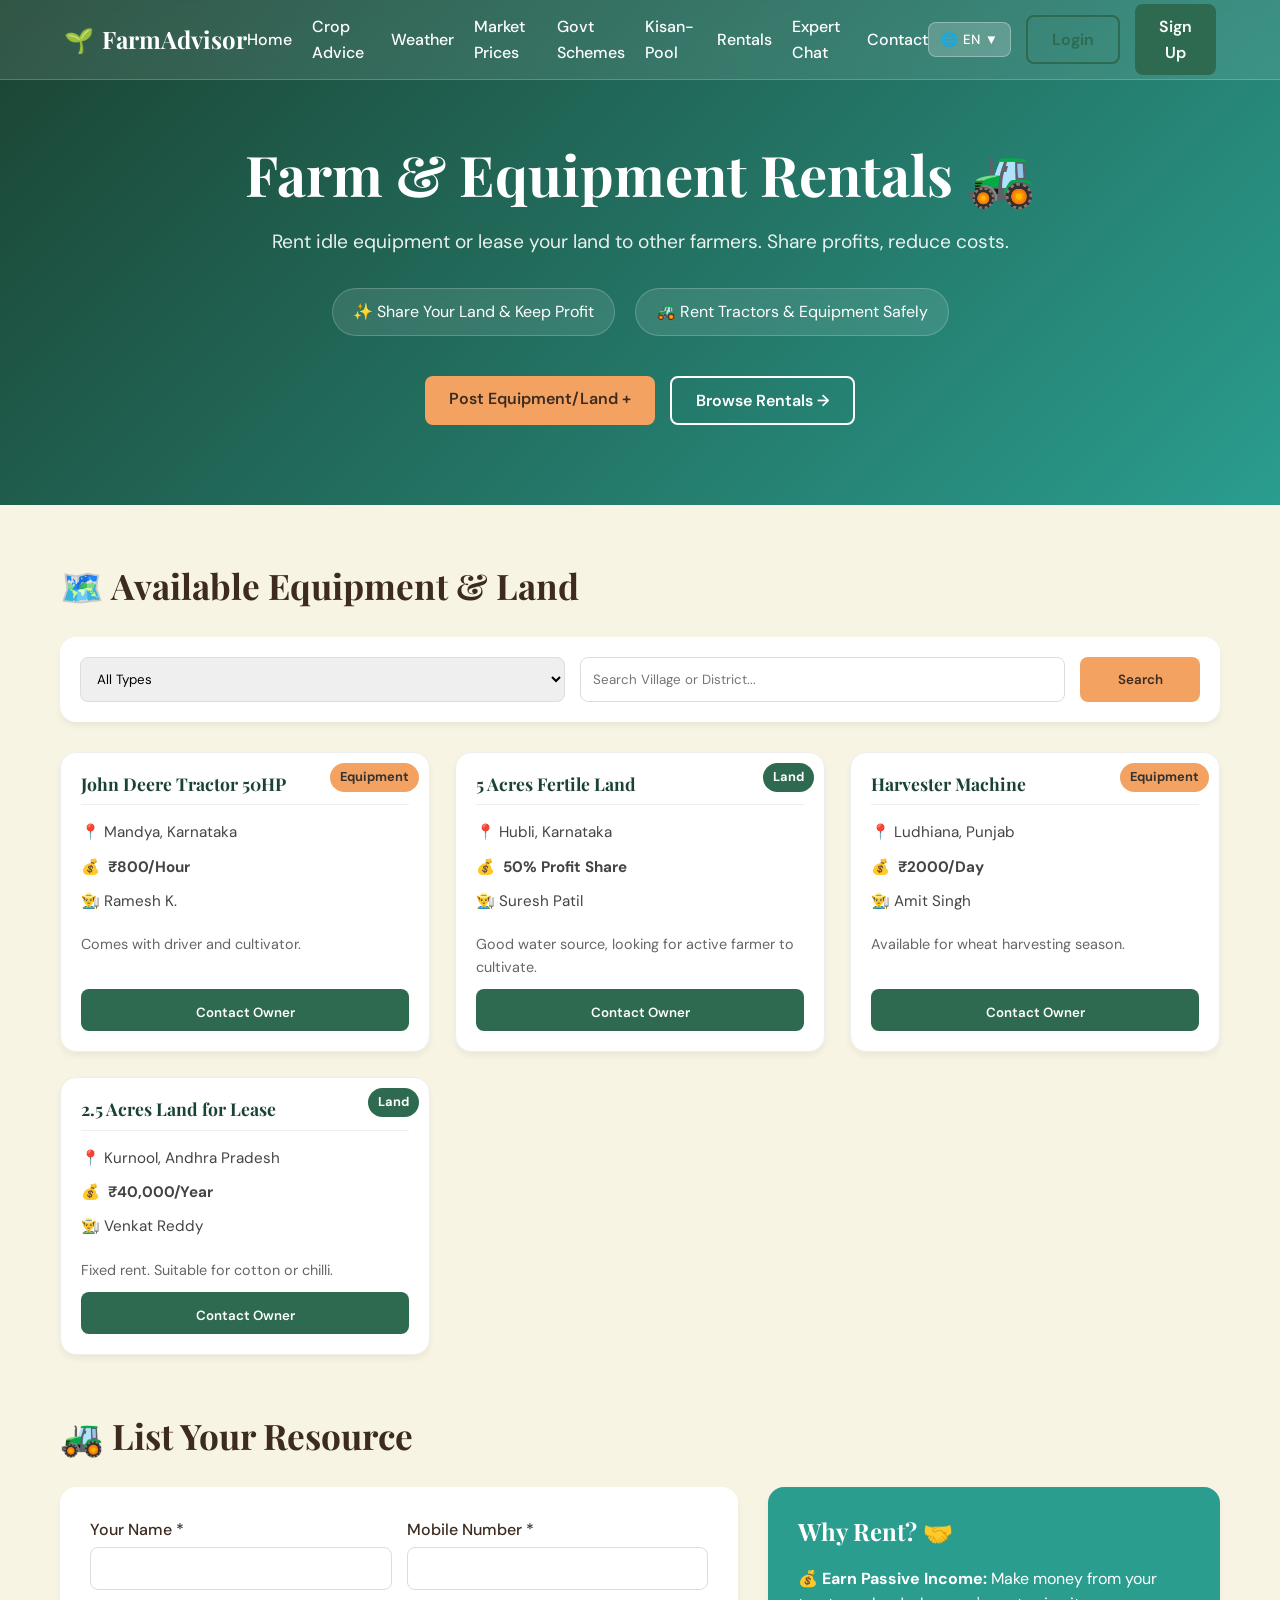
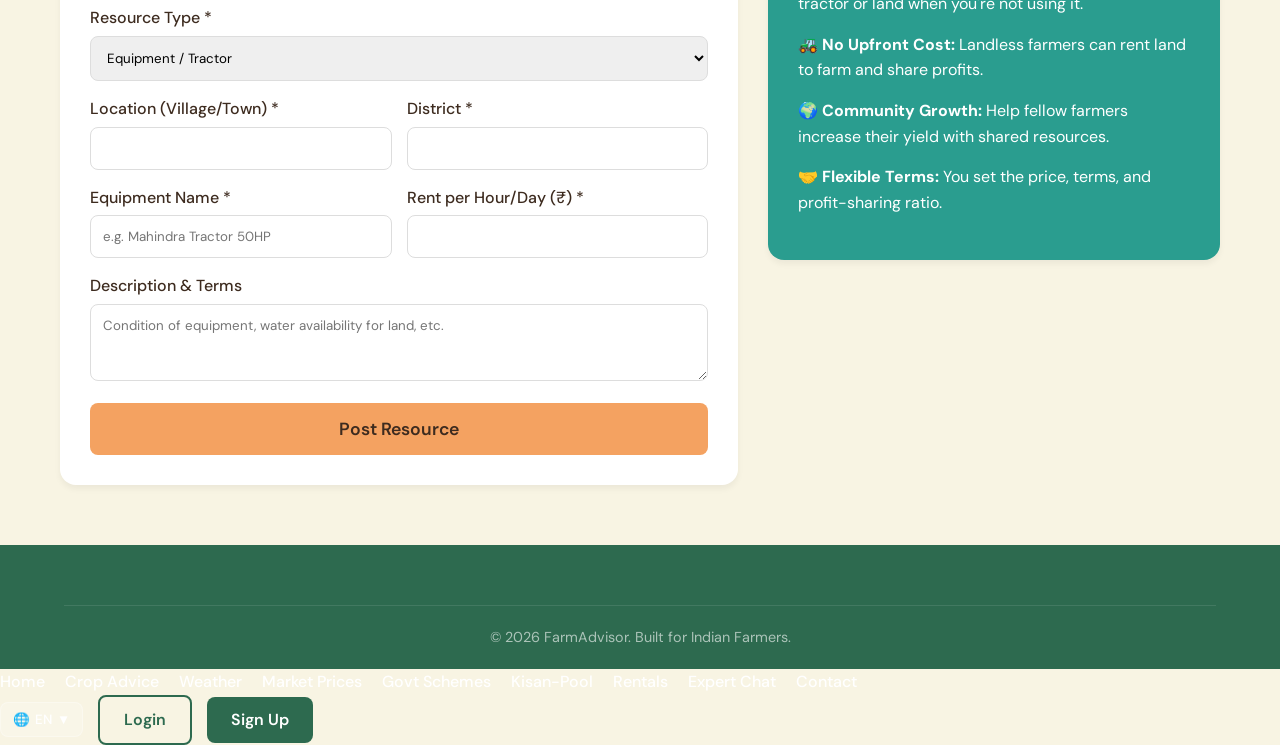
<file: renting.html>
<!DOCTYPE html>
<html lang="en">
<head>
    <meta charset="UTF-8">
    <meta name="viewport" content="width=device-width, initial-scale=1.0">
    <title>Farm & Equipment Rentals</title>
    
    <!-- Google Fonts -->
    <link rel="preconnect" href="https://fonts.googleapis.com">
    <link rel="preconnect" href="https://fonts.gstatic.com" crossorigin>
    <link href="https://fonts.googleapis.com/css2?family=DM+Sans:wght@400;500;700&family=Playfair+Display:wght@400;600;700&display=swap" rel="stylesheet">
    
    <!-- Custom CSS -->
    <link rel="stylesheet" href="css/style.css">
    <style>
        :root {
            --green-dark: #1B4332;
            --amber: #F4A261;
            --cream: #F8F4E3;
            --blue: #2A9D8F;
        }
        
        body { background: var(--background-cream, var(--cream)); }
        
        /* SECTION 1: Hero Banner */
        .rent-hero {
            background: linear-gradient(135deg, var(--green-dark) 0%, var(--blue) 100%);
            color: white;
            padding: 140px 20px 80px;
            text-align: center;
        }
        .rent-hero h1 {
            font-family: var(--font-heading);
            font-size: 3.5rem;
            margin-bottom: 20px;
        }
        .rent-hero p {
            font-size: 1.2rem;
            opacity: 0.9;
            margin-bottom: 30px;
        }
        .rent-stats {
            display: flex;
            justify-content: center;
            gap: 20px;
            margin-bottom: 40px;
            flex-wrap: wrap;
        }
        .rent-badge {
            background: rgba(255, 255, 255, 0.1);
            border: 1px solid rgba(255, 255, 255, 0.2);
            padding: 10px 20px;
            border-radius: 50px;
            backdrop-filter: blur(5px);
        }
        .rent-actions {
            display: flex;
            justify-content: center;
            gap: 15px;
            flex-wrap: wrap;
        }

        /* SECTION 2: Load Board */
        .rent-section {
            max-width: 1200px;
            margin: 60px auto;
            padding: 0 20px;
        }
        .rent-section-title {
            font-family: var(--font-heading);
            font-size: 2.2rem;
            margin-bottom: 30px;
            color: var(--text-brown);
        }
        .rent-filters {
            display: flex;
            gap: 15px;
            margin-bottom: 30px;
            flex-wrap: wrap;
            background: white;
            padding: 20px;
            border-radius: 16px;
            box-shadow: var(--shadow-sm);
        }
        .rent-filters select, .rent-filters input {
            padding: 12px;
            border-radius: 8px;
            border: 1px solid #ddd;
            flex: 1;
            min-width: 150px;
            font-family: var(--font-body);
        }
        .rent-filters button {
            flex: 0 0 auto;
            min-width: 120px;
        }
        .rent-grid {
            display: grid;
            grid-template-columns: repeat(auto-fill, minmax(320px, 1fr));
            gap: 25px;
        }
        .rent-card {
            background: white;
            border-radius: 16px;
            padding: 20px;
            box-shadow: var(--shadow-sm);
            transition: var(--transition);
            border: 1px solid #eee;
            position: relative;
            display: flex;
            flex-direction: column;
        }
        .rent-card:hover {
            transform: translateY(-5px);
            box-shadow: var(--shadow-md);
        }
        .rent-card-header {
            display: flex;
            align-items: center;
            gap: 10px;
            margin-bottom: 15px;
            border-bottom: 1px solid #eee;
            padding-bottom: 10px;
        }
        .rent-card-header h3 {
            font-size: 1.1rem;
            color: var(--green-dark);
            margin: 0;
        }
        .rent-detail {
            margin-bottom: 10px;
            font-size: 0.95rem;
            display: flex;
            gap: 8px;
            color: #444;
        }
        .rent-join-btn {
            width: 100%;
            margin-top: auto;
            padding-top: 15px;
            text-align: center;
            border-radius: 8px;
        }
        
        .type-badge {
            position: absolute;
            top: 10px;
            right: 10px;
            background: var(--amber);
            color: #333;
            font-size: 0.8rem;
            padding: 4px 10px;
            border-radius: 20px;
            font-weight: bold;
        }

        .type-land {
            background: var(--primary-green);
            color: white;
        }
        
        /* SECTION 3: Post Form */
        .rent-post-layout {
            display: grid;
            grid-template-columns: 1.5fr 1fr;
            gap: 30px;
            align-items: start;
        }
        .rent-form-box, .rent-info-panel {
            background: white;
            border-radius: 16px;
            padding: 30px;
            box-shadow: var(--shadow-sm);
        }
        .rent-info-panel {
            background: var(--blue);
            color: white;
        }
        .rent-form-group {
            margin-bottom: 15px;
        }
        .rent-form-group label {
            display: block;
            margin-bottom: 5px;
            font-weight: 500;
        }
        .rent-form-group input, .rent-form-group select, .rent-form-group textarea {
            width: 100%;
            padding: 12px;
            border: 1px solid #ddd;
            border-radius: 8px;
            font-family: var(--font-body);
        }
        .rent-two-col {
            display: grid;
            grid-template-columns: 1fr 1fr;
            gap: 15px;
        }

        @media (max-width: 768px) {
            .rent-post-layout {
                grid-template-columns: 1fr;
            }
            .rent-two-col {
                grid-template-columns: 1fr;
            }
        }
    </style>
</head>
<body>

    <!-- Navigation Bar -->
    <nav class="navbar glass">
        <a href="index.html" class="logo">
            <span class="emoji">🌱</span> FarmAdvisor
        </a>
        
        <ul class="nav-links">
            <li><a href="index.html" data-lang="nav_home">Home</a></li>
            <li><a href="crop-advice.html" data-lang="nav_crop">Crop Advice</a></li>
            <li><a href="weather.html" data-lang="nav_weather">Weather</a></li>
            <li><a href="market.html" data-lang="nav_market">Market Prices</a></li>
            <li><a href="schemes.html" data-lang="nav_schemes">Govt Schemes</a></li>
            <li><a href="kisan-pool.html" data-lang="nav_kisan_pool">🚛 Kisan-Pool</a></li>
            <li><a href="renting.html" data-lang="nav_renting">🚜 Rentals</a></li>
            <li><a href="expert-chat.html" data-lang="nav_chat">Expert Chat</a></li>
            <li><a href="contact.html" data-lang="nav_contact">Contact</a></li>
        </ul>
        
        <div class="nav-actions">
            <div class="lang-switcher" id="langSwitcher">
                <button class="lang-btn" onclick="toggleLangMenu()">
                    🌐 <span id="currentLangLabel">EN</span> ▼
                </button>
                <div class="lang-dropdown" id="langDropdown">
                    <div class="lang-option active" onclick="setLanguage('en')">English (EN)</div>
                    <div class="lang-option" onclick="setLanguage('hi')">हिन्दी (HI)</div>
                    <div class="lang-option" onclick="setLanguage('kn')">ಕನ್ನಡ (KN)</div>
                    <div class="lang-option" onclick="setLanguage('te')">తెలుగు (TE)</div>
                    <div class="lang-option" onclick="setLanguage('ta')">தமிழ் (TA)</div>
                    <div class="lang-option" onclick="setLanguage('mr')">मराठी (MR)</div>
                    <div class="lang-option" onclick="setLanguage('pa')">ਪੰਜਾਬੀ (PA)</div>
                    <div class="lang-option" onclick="setLanguage('bn')">বাংলা (BN)</div>
                </div>
            </div>
            <a href="login.html" class="btn btn-outline nav-login" data-lang="nav_login">Login</a>
            <a href="signup.html" class="btn btn-green" data-lang="nav_signup">Sign Up</a>
        </div>
        
        <div class="hamburger">
            <span></span>
            <span></span>
            <span></span>
        </div>
    </nav>

    <!-- Main Content -->
    <main>
        <!-- Section 1 — Hero Banner -->
        <section class="rent-hero">
            <h1>Farm & Equipment Rentals 🚜</h1>
            <p>Rent idle equipment or lease your land to other farmers. Share profits, reduce costs.</p>
            <div class="rent-stats">
                <div class="rent-badge">✨ Share Your Land & Keep Profit</div>
                <div class="rent-badge">🚜 Rent Tractors & Equipment Safely</div>
            </div>
            <div class="rent-actions">
                <a href="#post-rental" class="btn btn-amber">Post Equipment/Land +</a>
                <a href="#rental-board" class="btn btn-outline-white">Browse Rentals &rarr;</a>
            </div>
        </section>

        <!-- Section 2 — Live Rental Board -->
        <section id="rental-board" class="rent-section">
            <h2 class="rent-section-title">🗺️ Available Equipment & Land</h2>
            
            <div class="rent-filters">
                <select id="filter-type">
                    <option value="">All Types</option>
                    <option value="Equipment">Equipment / Machine</option>
                    <option value="Land">Agricultural Land</option>
                </select>
                <input type="text" id="filter-location" placeholder="Search Village or District...">
                <button class="btn btn-amber" onclick="filterRentals()">Search</button>
            </div>
            
            <div class="rent-grid" id="rentals-grid">
                <!-- Cards generated via JS -->
            </div>
        </section>

        <!-- Section 3 — Post Your Rental Form -->
        <section id="post-rental" class="rent-section">
            <h2 class="rent-section-title">🚜 List Your Resource</h2>
            <div class="rent-post-layout">
                <!-- Left: Form -->
                <div class="rent-form-box">
                    <form id="postRentalForm" onsubmit="handlePostRental(event)">
                        <div class="rent-two-col">
                            <div class="rent-form-group">
                                <label>Your Name *</label>
                                <input type="text" id="r_name" required>
                            </div>
                            <div class="rent-form-group">
                                <label>Mobile Number *</label>
                                <input type="tel" id="r_mobile" pattern="[0-9]{10}" required>
                            </div>
                        </div>
                        
                        <div class="rent-form-group">
                            <label>Resource Type *</label>
                            <select id="r_type" required onchange="toggleResourceFields()">
                                <option value="Equipment">Equipment / Tractor</option>
                                <option value="Land">Agricultural Land (Lease/Profit Share)</option>
                            </select>
                        </div>

                        <div class="rent-two-col">
                            <div class="rent-form-group">
                                <label>Location (Village/Town) *</label>
                                <input type="text" id="r_location" required>
                            </div>
                            <div class="rent-form-group">
                                <label>District *</label>
                                <input type="text" id="r_district" required>
                            </div>
                        </div>
                        
                        <!-- Dynamic Fields -->
                        <div id="equipment-fields">
                            <div class="rent-two-col">
                                <div class="rent-form-group">
                                    <label>Equipment Name *</label>
                                    <input type="text" id="r_eq_name" placeholder="e.g. Mahindra Tractor 50HP">
                                </div>
                                <div class="rent-form-group">
                                    <label>Rent per Hour/Day (₹) *</label>
                                    <input type="number" id="r_cost">
                                </div>
                            </div>
                        </div>

                        <div id="land-fields" style="display:none;">
                            <div class="rent-two-col">
                                <div class="rent-form-group">
                                    <label>Land Size (Acres) *</label>
                                    <input type="number" id="r_land_size" step="0.1">
                                </div>
                                <div class="rent-form-group">
                                    <label>Model *</label>
                                    <select id="r_land_model">
                                        <option value="Fixed Rent">Fixed Rent per Year</option>
                                        <option value="Profit Share">Profit Sharing</option>
                                    </select>
                                </div>
                            </div>
                            <div class="rent-form-group">
                                <label>Expected Amount/Share Details</label>
                                <input type="text" id="r_land_price" placeholder="e.g. ₹50,000/year or 50% Profit Share">
                            </div>
                        </div>
                        
                        <div class="rent-form-group">
                            <label>Description & Terms</label>
                            <textarea id="r_notes" rows="3" placeholder="Condition of equipment, water availability for land, etc."></textarea>
                        </div>
                        
                        <button type="submit" class="btn btn-amber" style="width:100%; padding: 15px; font-size: 1.1rem;">Post Resource</button>
                    </form>
                </div>
                
                <!-- Right: Info Panel -->
                <div class="rent-info-panel">
                    <h2 style="font-family: var(--font-heading); margin-bottom: 20px;">Why Rent? 🤝</h2>
                    <ul style="list-style: none; padding: 0;">
                        <li style="margin-bottom: 15px;"><span>💰</span> <strong>Earn Passive Income:</strong> Make money from your tractor or land when you're not using it.</li>
                        <li style="margin-bottom: 15px;"><span>🚜</span> <strong>No Upfront Cost:</strong> Landless farmers can rent land to farm and share profits.</li>
                        <li style="margin-bottom: 15px;"><span>🌍</span> <strong>Community Growth:</strong> Help fellow farmers increase their yield with shared resources.</li>
                        <li style="margin-bottom: 15px;"><span>🤝</span> <strong>Flexible Terms:</strong> You set the price, terms, and profit-sharing ratio.</li>
                    </ul>
                </div>
            </div>
        </section>

    </main>

    <!-- Footer -->
    <footer class="footer">
        <div class="footer-bottom">
            <p>&copy; <span id="currentYear"></span> FarmAdvisor. Built for Indian Farmers.</p>
        </div>
    </footer>

    <script src="js/main.js"></script>
    <script src="translations.js"></script>
    <script>
        document.getElementById('currentYear').textContent = new Date().getFullYear();

        const initialRentals = [
            { id: 'r1', type: 'Equipment', name: 'John Deere Tractor 50HP', owner: 'Ramesh K.', location: 'Mandya', district: 'Karnataka', cost: '₹800/Hour', desc: 'Comes with driver and cultivator.', contact: '9876543210' },
            { id: 'r2', type: 'Land', name: '5 Acres Fertile Land', owner: 'Suresh Patil', location: 'Hubli', district: 'Karnataka', cost: '50% Profit Share', desc: 'Good water source, looking for active farmer to cultivate.', contact: '9876543211' },
            { id: 'r3', type: 'Equipment', name: 'Harvester Machine', owner: 'Amit Singh', location: 'Ludhiana', district: 'Punjab', cost: '₹2000/Day', desc: 'Available for wheat harvesting season.', contact: '9876543212' },
            { id: 'r4', type: 'Land', name: '2.5 Acres Land for Lease', owner: 'Venkat Reddy', location: 'Kurnool', district: 'Andhra Pradesh', cost: '₹40,000/Year', desc: 'Fixed rent. Suitable for cotton or chilli.', contact: '9876543213' }
        ];

        function getRentals() {
            const saved = localStorage.getItem('farmadvisor_rentals');
            if (saved) return JSON.parse(saved);
            localStorage.setItem('farmadvisor_rentals', JSON.stringify(initialRentals));
            return initialRentals;
        }

        function renderRentals(filterType = '', filterLoc = '') {
            const grid = document.getElementById('rentals-grid');
            grid.innerHTML = '';
            let rentals = getRentals();

            if (filterType) rentals = rentals.filter(r => r.type === filterType);
            if (filterLoc) rentals = rentals.filter(r => r.location.toLowerCase().includes(filterLoc.toLowerCase()) || r.district.toLowerCase().includes(filterLoc.toLowerCase()));

            if (rentals.length === 0) {
                grid.innerHTML = '<div style="grid-column: 1 / -1; text-align: center; padding: 40px;">No resources found.</div>';
                return;
            }

            rentals.forEach(r => {
                const isLand = r.type === 'Land';
                grid.innerHTML += `
                    <div class="rent-card">
                        <span class="type-badge ${isLand ? 'type-land' : ''}">${r.type}</span>
                        <div class="rent-card-header">
                            <h3>${r.name}</h3>
                        </div>
                        <div class="rent-detail">📍 ${r.location}, ${r.district}</div>
                        <div class="rent-detail">💰 <strong>${r.cost}</strong></div>
                        <div class="rent-detail">👨‍🌾 ${r.owner}</div>
                        <p style="font-size: 0.9rem; color: #666; margin: 10px 0;">${r.desc}</p>
                        <button class="btn btn-green rent-join-btn" onclick="alert('Owner Contact: ${r.contact}')">Contact Owner</button>
                    </div>
                `;
            });
        }

        function filterRentals() {
            renderRentals(document.getElementById('filter-type').value, document.getElementById('filter-location').value);
        }

        function toggleResourceFields() {
            const type = document.getElementById('r_type').value;
            if (type === 'Land') {
                document.getElementById('equipment-fields').style.display = 'none';
                document.getElementById('land-fields').style.display = 'block';
            } else {
                document.getElementById('equipment-fields').style.display = 'block';
                document.getElementById('land-fields').style.display = 'none';
            }
        }

        function handlePostRental(e) {
            e.preventDefault();
            const type = document.getElementById('r_type').value;
            const newRental = {
                id: 'r' + Date.now(),
                type: type,
                owner: document.getElementById('r_name').value,
                contact: document.getElementById('r_mobile').value,
                location: document.getElementById('r_location').value,
                district: document.getElementById('r_district').value,
                desc: document.getElementById('r_notes').value
            };

            if (type === 'Equipment') {
                newRental.name = document.getElementById('r_eq_name').value;
                newRental.cost = '₹' + document.getElementById('r_cost').value + '/Day';
            } else {
                newRental.name = document.getElementById('r_land_size').value + ' Acres Land';
                newRental.cost = document.getElementById('r_land_price').value;
            }

            const rentals = getRentals();
            rentals.unshift(newRental);
            localStorage.setItem('farmadvisor_rentals', JSON.stringify(rentals));
            
            alert('Resource posted successfully!');
            e.target.reset();
            renderRentals();
            window.scrollTo({ top: document.getElementById('rental-board').offsetTop - 50, behavior: 'smooth' });
        }

        document.addEventListener('DOMContentLoaded', () => {
            renderRentals();
        });
    </script>
</body>
</html>
</file>
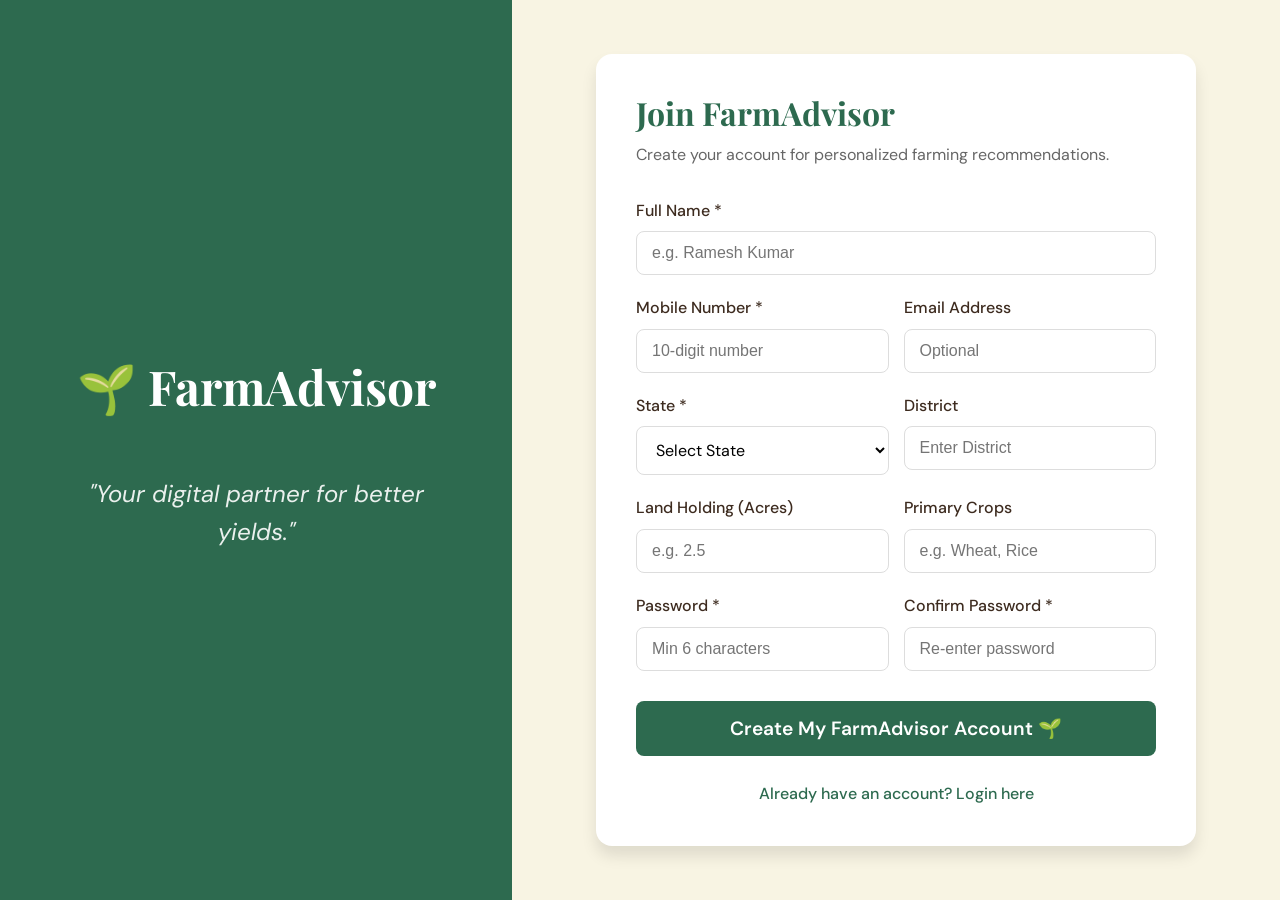
<file: schemes.html>
<!DOCTYPE html>
<html lang="en">
<head>
    <meta charset="UTF-8">
    <meta name="viewport" content="width=device-width, initial-scale=1.0">
    <title>FarmAdvisor - Government Schemes</title>
    <meta name="description" content="Explore and apply for Indian agricultural subsidies, insurance, and loans.">
    <link rel="preconnect" href="https://fonts.googleapis.com">
    <link rel="preconnect" href="https://fonts.gstatic.com" crossorigin>
    <link href="https://fonts.googleapis.com/css2?family=DM+Sans:wght@400;500;700&family=Playfair+Display:wght@400;600;700&display=swap" rel="stylesheet">
    <link rel="stylesheet" href="css/style.css">
</head>
<body>

    <!-- Navigation Bar -->
    <nav class="navbar glass scrolled" style="background: rgba(248, 244, 227, 0.95); box-shadow: var(--shadow-md);">
        <a href="index.html" class="logo" style="color: var(--primary-green);" >
            <span class="emoji">🌱</span> FarmAdvisor
        </a>
        
        <ul class="nav-links">
            <li><a href="index.html" style="color: var(--text-brown);" data-lang="nav_home">Home</a></li>
            <li><a href="crop-advice.html" style="color: var(--text-brown);" data-lang="nav_crop">Crop Advice</a></li>
            <li><a href="weather.html" style="color: var(--text-brown);" data-lang="nav_weather">Weather</a></li>
            <li><a href="market.html" style="color: var(--text-brown);" data-lang="nav_market">Market Prices</a></li>
            <li><a href="schemes.html" style="color: var(--text-brown);" data-lang="nav_schemes">Govt Schemes</a></li>`n            <li><a href="kisan-pool.html" style="color: var(--text-brown);" data-lang="nav_kisan_pool">🚛 Kisan-Pool</a></li>
            <li><a href="expert-chat.html" style="color: var(--text-brown);" data-lang="nav_chat">Expert Chat</a></li>
            <li><a href="contact.html" style="color: var(--text-brown);" data-lang="nav_contact">Contact</a></li>
        </ul>
        
                <div class="nav-actions">
            <div class="lang-switcher" id="langSwitcher">
                <button class="lang-btn" onclick="toggleLangMenu()">
                    🌒 <span id="currentLangLabel">EN</span> v
                </button>
                <div class="lang-dropdown" id="langDropdown">
                    <div class="lang-option active" onclick="setLanguage('en')">English (EN)</div>
                    <div class="lang-option" onclick="setLanguage('hi')">Hindi (HI)</div>
                    <div class="lang-option" onclick="setLanguage('kn')">Kannada (KN)</div>
                    <div class="lang-option" onclick="setLanguage('te')">Telugu (TE)</div>
                    <div class="lang-option" onclick="setLanguage('ta')">Tamil (TA)</div>
                    <div class="lang-option" onclick="setLanguage('mr')">Marathi (MR)</div>
                    <div class="lang-option" onclick="setLanguage('pa')">Punjabi (PA)</div>
                    <div class="lang-option" onclick="setLanguage('bn')">Bengali (BN)</div>
                </div>
            </div>
            <a href="#" class="btn btn-outline nav-login" style="color: var(--primary-green); border-color: var(--primary-green);" data-lang="nav_login">Login</a>
            <a href="#" class="btn btn-green" data-lang="nav_signup">Sign Up</a>
        </div>
        
        <div class="hamburger">
            <span style="background-color: var(--primary-green);"></span>
            <span style="background-color: var(--primary-green);"></span>
            <span style="background-color: var(--primary-green);"></span>
        </div>
    </nav>

    <!-- Header Section -->
    <header class="schemes-header">
        <h1>Government Schemes & Subsidies</h1>
        <p>Find financial support, insurance, and resources tailored for your farming needs.</p>
    </header>

    <!-- Main Layout -->
    <main class="schemes-layout">
        
        <!-- Eligibility Checker Side -->
        <aside class="eligibility-checker">
            <h3>Eligibility Checker</h3>
            <p style="font-size: 0.9rem; color: #666; margin-bottom: 20px;">Enter your details to highlight schemes you are eligible for.</p>
            
            <form id="eligibility-form">
                <div class="form-group">
                    <label>Land Holding (Acres)</label>
                    <input type="number" id="land-size" placeholder="e.g. 2.5" step="0.1" required>
                </div>
                <div class="form-group">
                    <label>State</label>
                    <select id="farm-state" required>
                        <option value="">Select State</option>
                        <option value="All">All States (Central Schemes)</option>
                        <option value="KAR">Karnataka</option>
                        <option value="MH">Maharashtra</option>
                        <option value="UP">Uttar Pradesh</option>
                        <option value="PB">Punjab</option>
                    </select>
                </div>
                <div class="form-group">
                    <label>Farmer Category</label>
                    <select id="farm-income" required>
                        <option value="">Select Category</option>
                        <option value="Marginal">Marginal (Alerted < 2.5 acres)</option>
                        <option value="Small">Small (2.5 - 5 acres)</option>
                        <option value="Large">Large (> 5 acres)</option>
                    </select>
                </div>
                <button type="submit" class="btn btn-amber" style="width: 100%; margin-top: 10px;">Check My Eligibility</button>
            </form>

            <div class="eligibility-result" id="eligibility-result">
                <strong style="color: var(--primary-green);">âœ“ Analysis Complete</strong>
                <p style="font-size: 0.9rem; margin-top: 5px;">We've highlighted <strong id="match-count">0</strong> schemes below that match your profile.</p>
                <button class="btn btn-outline" style="width: 100%; margin-top: 15px; padding: 5px;" id="reset-eligibility">Reset</button>
            </div>
        </aside>

        <!-- Schemes Content Side -->
        <section class="schemes-content">
            <!-- Filter Tags -->
            <div class="schemes-filter" id="scheme-filters">
                <div class="filter-chip active" data-category="All">All</div>
                <div class="filter-chip" data-category="Subsidy">Subsidy</div>
                <div class="filter-chip" data-category="Insurance">Insurance</div>
                <div class="filter-chip" data-category="Loans">Loans</div>
                <div class="filter-chip" data-category="Equipment">Equipment</div>
            </div>

            <!-- Grid -->
            <div class="scheme-grid" id="scheme-grid">
                <!-- Cards injected via JS -->
            </div>
        </section>

    </main>

    <!-- Footer -->
    <footer class="footer">
        <div class="footer-container">
            <div class="footer-col" style="grid-column: span 2;">
                <div class="footer-logo">🌱 FarmAdvisor</div>
                <p class="footer-tagline">Real-time weather, market prices, and expert advice â€” all in one place for Indian farmers.</p>
            </div>
            <div class="footer-col">
                <h4>Quick Links</h4>
                <ul><li><a href="index.html" data-lang="nav_home">Home</a></li><li><a href="schemes.html" data-lang="nav_schemes">Govt Schemes</a></li>`n            <li><a href="kisan-pool.html" style="color: var(--text-brown);" data-lang="nav_kisan_pool">🚛 Kisan-Pool</a></li></ul>
            </div>
        </div>
        <div class="footer-bottom">
            <p>&copy; <span id="currentYear"></span> FarmAdvisor. Built for Indian Farmers.</p>
        </div>
    </footer>

    <!-- Scripts -->
    <script src="translations.js"></script>
    <script src="js/main.js"></script>
    <script src="js/schemes.js"></script>
    <script>document.getElementById('currentYear').textContent = new Date().getFullYear();</script>
</body>
</html>
</file>
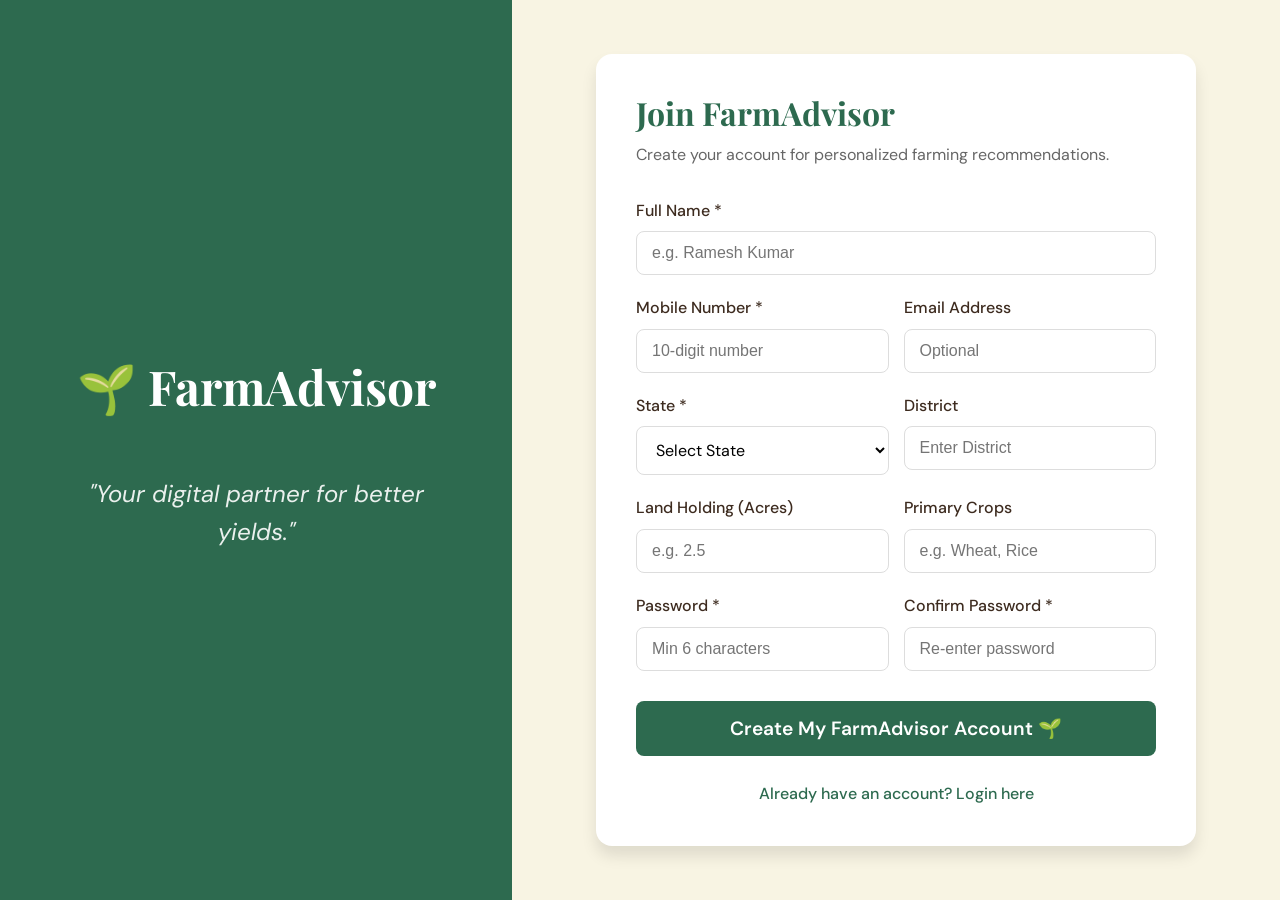
<file: signup.html>
<!DOCTYPE html>
<html lang="en">
<head>
    <meta charset="UTF-8">
    <meta name="viewport" content="width=device-width, initial-scale=1.0">
    <title>FarmAdvisor - Sign Up</title>
    <link href="https://fonts.googleapis.com/css2?family=DM+Sans:wght@400;500;700&family=Playfair+Display:wght@400;600;700&display=swap" rel="stylesheet">
    <link rel="stylesheet" href="css/style.css">
    <style>
        .auth-container { display: flex; min-height: 100vh; font-family: 'DM Sans', sans-serif; }
        .auth-left { flex: 1; background: var(--primary-green); color: white; display: flex; flex-direction: column; justify-content: center; padding: 50px; position: fixed; top: 0; left: 0; bottom: 0; width: 40%; overflow: hidden; }
        .auth-left::before { content: ''; position: absolute; top: 0; left: 0; right: 0; bottom: 0; background: url('https://images.unsplash.com/photo-1592982537447-6f2a6a0a382e?w=800&fit=crop') center/cover; opacity: 0.2; }
        .auth-left-content { position: relative; z-index: 1; text-align: center; }
        .auth-logo { font-family: 'Playfair Display', serif; font-size: 3rem; font-weight: 700; margin-bottom: 20px; display: inline-block; color: white !important; text-decoration: none; }
        .auth-quote { font-size: 1.5rem; font-style: italic; opacity: 0.9; margin-top: 30px; }
        
        .auth-right { flex: 1; margin-left: 40%; display: flex; align-items: center; justify-content: center; background: var(--background-cream); padding: 50px 40px; min-height: 100vh; }
        .auth-form-wrap { width: 100%; max-width: 600px; background: white; padding: 40px; border-radius: 16px; box-shadow: var(--shadow-md); }
        .auth-form-wrap h2 { font-family: 'Playfair Display', serif; color: var(--primary-green); margin-bottom: 10px; font-size: 2rem; }
        .auth-form-wrap p { color: #666; margin-bottom: 30px; }
        
        .form-row { display: flex; gap: 15px; }
        .form-row .form-group { flex: 1; }
        
        .form-group { margin-bottom: 20px; }
        .form-group label { display: block; font-weight: 500; margin-bottom: 8px; color: var(--text-brown); }
        .form-group input, .form-group select { width: 100%; padding: 12px 15px; border: 1px solid #ddd; border-radius: 8px; font-size: 1rem; transition: 0.3s; background: #fff; }
        .form-group input:focus, .form-group select:focus { border-color: var(--primary-green); outline: none; box-shadow: 0 0 0 3px rgba(45, 106, 79, 0.1); }
        .auth-links { display: flex; justify-content: center; margin-top: 25px; font-size: 1rem; }
        .auth-links a { color: var(--primary-green); text-decoration: none; font-weight: 500; }
        .btn-full { width: 100%; padding: 15px; font-size: 1.2rem; margin-top: 10px; }
        
        @media(max-width: 900px) { 
            .auth-container { flex-direction: column; } 
            .auth-left { position: relative; width: 100%; padding: 40px 20px; flex: 0 0 auto; min-height: 250px; } 
            .auth-right { margin-left: 0; padding: 30px 20px; }
        }
    </style>
</head>
<body>
    <div class="auth-container">
        <div class="auth-left">
            <div class="auth-left-content">
                <a href="index.html" class="auth-logo" >🌱 FarmAdvisor</a>
                <p class="auth-quote">"Your digital partner for better yields."</p>
            </div>
        </div>
        <div class="auth-right">
            <div class="auth-form-wrap">
                <h2>Join FarmAdvisor</h2>
                <p>Create your account for personalized farming recommendations.</p>
                <form id="signupForm">
                    <div class="form-group">
                        <label>Full Name *</label>
                        <input type="text" id="suName" required placeholder="e.g. Ramesh Kumar">
                    </div>
                    
                    <div class="form-row">
                        <div class="form-group">
                            <label>Mobile Number *</label>
                            <input type="tel" id="suMobile" required pattern="[0-9]{10}" placeholder="10-digit number">
                        </div>
                        <div class="form-group">
                            <label>Email Address</label>
                            <input type="email" id="suEmail" placeholder="Optional">
                        </div>
                    </div>
                    
                    <div class="form-row">
                        <div class="form-group">
                            <label>State *</label>
                            <select id="suState" required>
                                <option value="" disabled selected>Select State</option>
                                <option value="Andaman and Nicobar Islands">Andaman and Nicobar Islands</option>
                                <option value="Andhra Pradesh">Andhra Pradesh</option>
                                <option value="Arunachal Pradesh">Arunachal Pradesh</option>
                                <option value="Assam">Assam</option>
                                <option value="Bihar">Bihar</option>
                                <option value="Chandigarh">Chandigarh</option>
                                <option value="Chhattisgarh">Chhattisgarh</option>
                                <option value="Dadra and Nagar Haveli and Daman and Diu">Dadra and Nagar Haveli and Daman and Diu</option>
                                <option value="Delhi">Delhi</option>
                                <option value="Goa">Goa</option>
                                <option value="Gujarat">Gujarat</option>
                                <option value="Haryana">Haryana</option>
                                <option value="Himachal Pradesh">Himachal Pradesh</option>
                                <option value="Jammu and Kashmir">Jammu and Kashmir</option>
                                <option value="Jharkhand">Jharkhand</option>
                                <option value="Karnataka">Karnataka</option>
                                <option value="Kerala">Kerala</option>
                                <option value="Ladakh">Ladakh</option>
                                <option value="Lakshadweep">Lakshadweep</option>
                                <option value="Madhya Pradesh">Madhya Pradesh</option>
                                <option value="Maharashtra">Maharashtra</option>
                                <option value="Manipur">Manipur</option>
                                <option value="Meghalaya">Meghalaya</option>
                                <option value="Mizoram">Mizoram</option>
                                <option value="Nagaland">Nagaland</option>
                                <option value="Odisha">Odisha</option>
                                <option value="Puducherry">Puducherry</option>
                                <option value="Punjab">Punjab</option>
                                <option value="Rajasthan">Rajasthan</option>
                                <option value="Sikkim">Sikkim</option>
                                <option value="Tamil Nadu">Tamil Nadu</option>
                                <option value="Telangana">Telangana</option>
                                <option value="Tripura">Tripura</option>
                                <option value="Uttar Pradesh">Uttar Pradesh</option>
                                <option value="Uttarakhand">Uttarakhand</option>
                                <option value="West Bengal">West Bengal</option>
                            </select>
                        </div>
                        <div class="form-group">
                            <label>District</label>
                            <input type="text" id="suDistrict" placeholder="Enter District">
                        </div>
                    </div>
                    
                    <div class="form-row">
                        <div class="form-group">
                            <label>Land Holding (Acres)</label>
                            <input type="number" id="suLand" step="0.1" min="0" placeholder="e.g. 2.5">
                        </div>
                        <div class="form-group">
                            <label>Primary Crops</label>
                            <input type="text" id="suCrops" placeholder="e.g. Wheat, Rice">
                        </div>
                    </div>
                    
                    <div class="form-row">
                        <div class="form-group">
                            <label>Password *</label>
                            <input type="password" id="suPass" required minlength="6" placeholder="Min 6 characters">
                        </div>
                        <div class="form-group">
                            <label>Confirm Password *</label>
                            <input type="password" id="suPassConfirm" required minlength="6" placeholder="Re-enter password">
                        </div>
                    </div>

                    <button type="submit" class="btn btn-green btn-full">Create My FarmAdvisor Account 🌱</button>
                    <div class="auth-links">
                        <a href="login.html">Already have an account? Login here</a>
                    </div>
                </form>
            </div>
        </div>
    </div>
    
    <script>
        document.getElementById('signupForm').addEventListener('submit', (e) => {
            e.preventDefault();
            
            const pass = document.getElementById('suPass').value;
            const confirm = document.getElementById('suPassConfirm').value;
            
            if(pass !== confirm) {
                alert('Passwords do not match!');
                return;
            }
            
            const userData = {
                name: document.getElementById('suName').value,
                mobile: document.getElementById('suMobile').value,
                email: document.getElementById('suEmail').value,
                state: document.getElementById('suState').value,
                district: document.getElementById('suDistrict').value,
                land: document.getElementById('suLand').value,
                crops: document.getElementById('suCrops').value,
                password: pass
            };
            
            localStorage.setItem('farmadvisor_user', JSON.stringify(userData));
            sessionStorage.setItem('farmadvisor_toast', 'Welcome to FarmAdvisor, ' + userData.name.split(' ')[0] + '! 🌱');
            const urlParams = new URLSearchParams(window.location.search);
            const redirectUrl = urlParams.get('redirect') || 'index.html';
            window.location.href = redirectUrl;
        });
        
        // Forward redirect param to login link
        const urlParams = new URLSearchParams(window.location.search);
        const redirectUrl = urlParams.get('redirect');
        if (redirectUrl) {
            const loginLink = document.querySelector('a[href="login.html"]');
            if (loginLink) loginLink.href = 'login.html?redirect=' + redirectUrl;
        }
    </script>
    <script src="translations.js"></script>
</body>
</html>
</file>
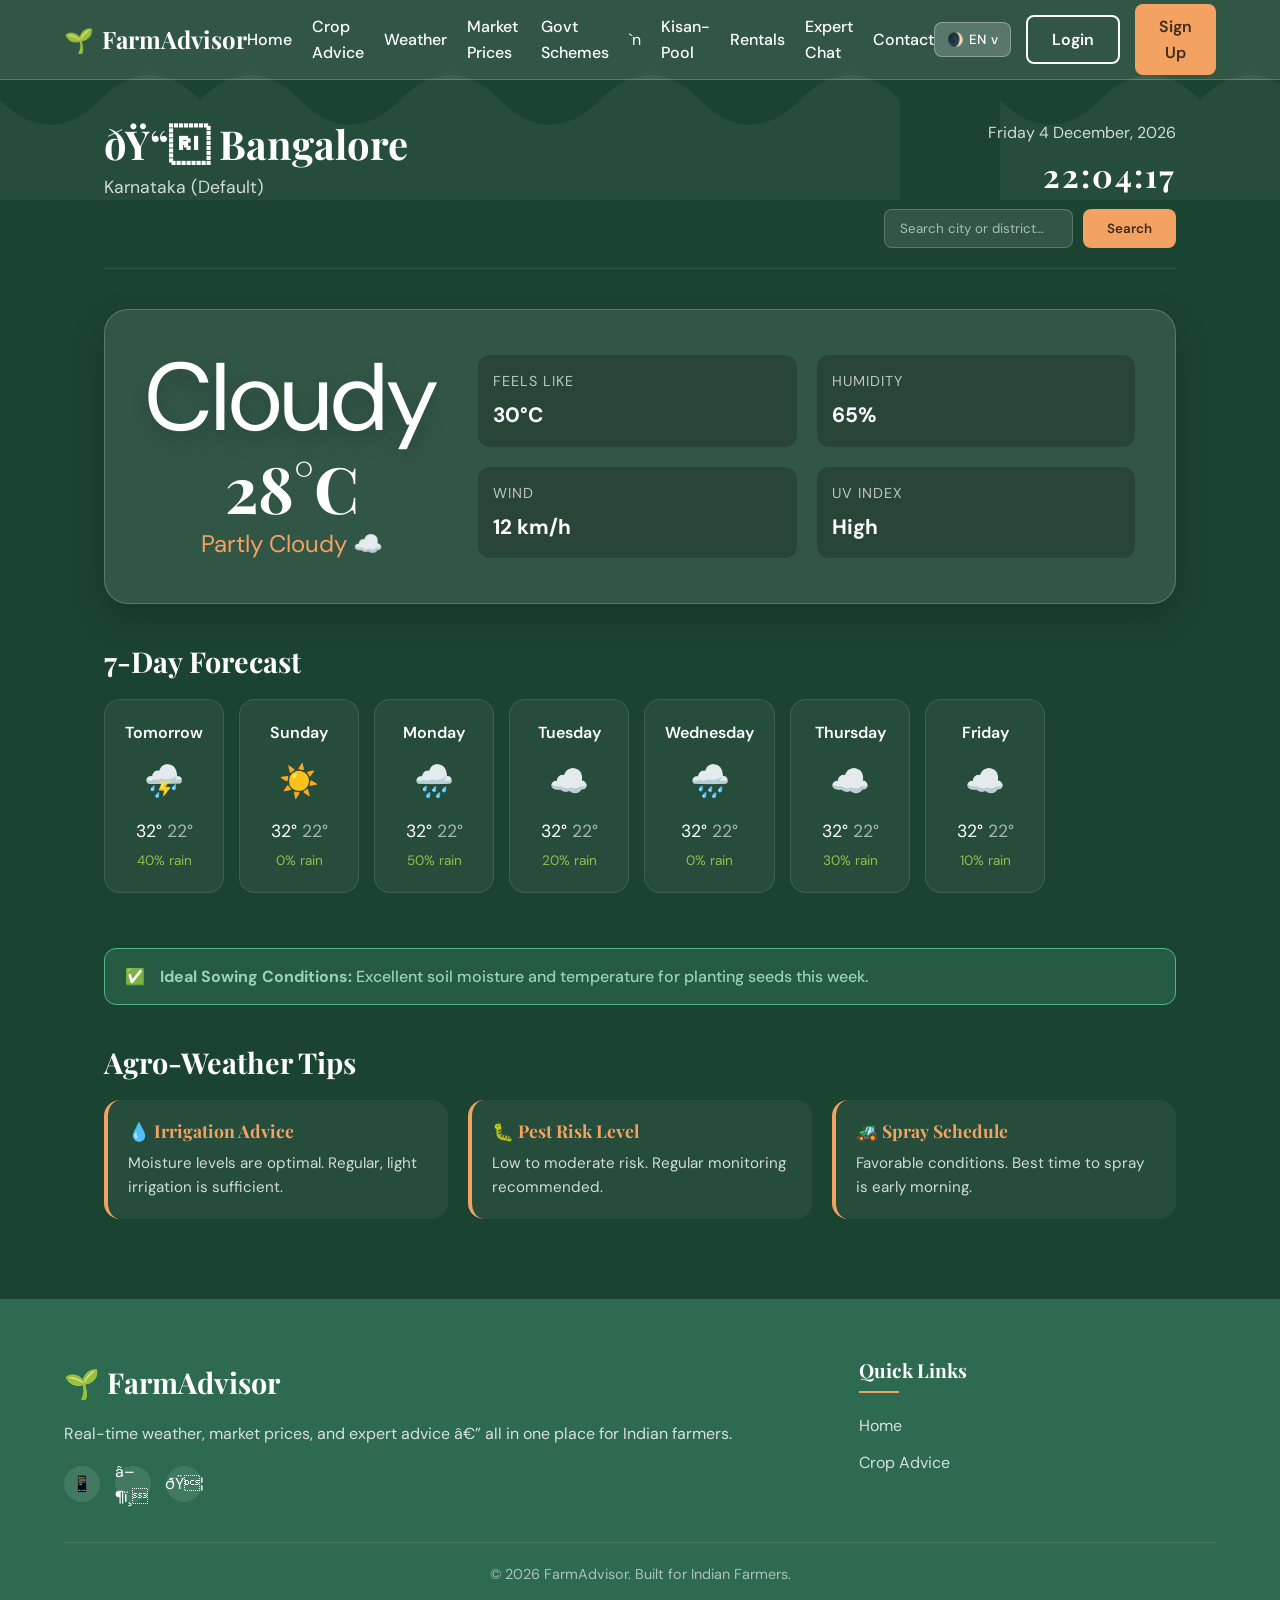
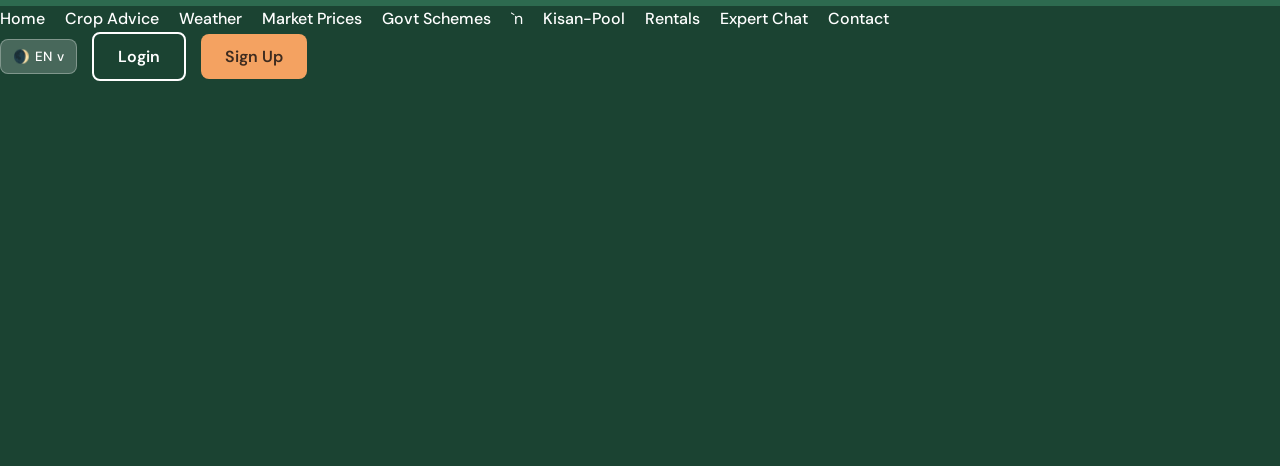
<file: weather.html>
<!DOCTYPE html>
<html lang="en">
<head>
    <meta charset="UTF-8">
    <meta name="viewport" content="width=device-width, initial-scale=1.0">
    <title>FarmAdvisor - Weather Dashboard</title>
    <meta name="description" content="Real-time localized weather updates, forecasts, and agro-weather tips for farmers.">
    <link rel="preconnect" href="https://fonts.googleapis.com">
    <link rel="preconnect" href="https://fonts.gstatic.com" crossorigin>
    <link href="https://fonts.googleapis.com/css2?family=DM+Sans:wght@400;500;700&family=Playfair+Display:wght@400;600;700&display=swap" rel="stylesheet">
    <link rel="stylesheet" href="css/style.css">
</head>
<body class="weather-page">

    <!-- Navigation Bar -->
    <nav class="navbar glass">
        <a href="index.html" class="logo">
            <span class="emoji">🌱</span> FarmAdvisor
        </a>
        
        <ul class="nav-links">
            <li><a href="index.html" data-lang="nav_home">Home</a></li>
            <li><a href="crop-advice.html" data-lang="nav_crop">Crop Advice</a></li>
            <li><a href="weather.html" data-lang="nav_weather">Weather</a></li>
            <li><a href="market.html" data-lang="nav_market">Market Prices</a></li>
            <li><a href="schemes.html" data-lang="nav_schemes">Govt Schemes</a></li>`n            <li><a href="kisan-pool.html" data-lang="nav_kisan_pool">🚛 Kisan-Pool</a></li>
            <li><a href="renting.html" data-lang="nav_renting">🚜 Rentals</a></li>
            <li><a href="expert-chat.html" data-lang="nav_chat">Expert Chat</a></li>
            <li><a href="contact.html" data-lang="nav_contact">Contact</a></li>
        </ul>
        
                <div class="nav-actions">
            <div class="lang-switcher" id="langSwitcher">
                <button class="lang-btn" onclick="toggleLangMenu()">
                    🌒 <span id="currentLangLabel">EN</span> v
                </button>
                <div class="lang-dropdown" id="langDropdown">
                    <div class="lang-option active" onclick="setLanguage('en')">English (EN)</div>
                    <div class="lang-option" onclick="setLanguage('hi')">Hindi (HI)</div>
                    <div class="lang-option" onclick="setLanguage('kn')">Kannada (KN)</div>
                    <div class="lang-option" onclick="setLanguage('te')">Telugu (TE)</div>
                    <div class="lang-option" onclick="setLanguage('ta')">Tamil (TA)</div>
                    <div class="lang-option" onclick="setLanguage('mr')">Marathi (MR)</div>
                    <div class="lang-option" onclick="setLanguage('pa')">Punjabi (PA)</div>
                    <div class="lang-option" onclick="setLanguage('bn')">Bengali (BN)</div>
                </div>
            </div>
            <a href="#" class="btn btn-outline nav-login" style="color: white; border-color: white;" data-lang="nav_login">Login</a>
            <a href="#" class="btn btn-amber">Sign Up</a>
        </div>
        
        <div class="hamburger">
            <span></span>
            <span></span>
            <span></span>
        </div>
    </nav>

    <!-- Animated Clouds Background -->
    <div class="clouds-bg"></div>

    <!-- Main Content -->
    <main class="weather-container">
        
        <!-- Location & Time Panel -->
        <section class="location-time-panel">
            <div class="location-info">
                <h2><span id="loc-icon">ðŸ“</span> <span id="city-name">Detecting location...</span></h2>
                <p id="state-name">Allow location access for local weather</p>
            </div>
            <div class="time-info">
                <div class="date" id="current-date">Friday, 13 March 2026</div>
                <h3 id="live-clock">00:00:00</h3>
                <div class="search-bar" style="margin-top: 15px;">
                    <input type="text" id="location-search" class="search-input" placeholder="Search city or districtâ€¦" data-lang="weather_search">
                    <button class="btn btn-amber" id="search-btn" data-lang="weather_search_btn">ðŸ”</button>
                </div>
            </div>
        </section>

        <!-- Current Weather & Forecast Loader -->
        <div id="weather-loader" style="text-align: center; font-size: 2rem; padding: 50px 0;">
            â³ Fetching Live Weather Data...
        </div>

        <div id="weather-content" style="display: none;">
            <!-- Current Weather Card -->
            <section class="current-weather-card">
                <div class="weather-main">
                    <div class="weather-icon-large" id="current-icon">☁ï¸</div>
                    <div class="weather-temp" id="current-temp">--Â°C</div>
                    <div class="weather-condition" id="current-condition">--</div>
                </div>
                <div class="weather-details">
                    <div class="detail-item">
                        <span class="detail-label" data-lang="weather_feels">Feels Like</span>
                        <span class="detail-value" id="feels-like">--</span>
                    </div>
                    <div class="detail-item">
                        <span class="detail-label" data-lang="weather_humidity">Humidity</span>
                        <span class="detail-value" id="humidity">--</span>
                    </div>
                    <div class="detail-item">
                        <span class="detail-label" data-lang="weather_wind">Wind Speed</span>
                        <span class="detail-value" id="wind-speed">--</span>
                    </div>
                    <div class="detail-item">
                        <span class="detail-label" data-lang="weather_uv">UV Index</span>
                        <span class="detail-value" id="uv-index">--</span>
                    </div>
                </div>
            </section>

            <!-- 7-Day Forecast Strip -->
            <h3 style="margin-bottom: 20px; font-family: var(--font-heading); font-size: 1.8rem;" data-lang="weather_7day">7-Day Forecast</h3>
            <section class="forecast-strip" id="forecast-container">
                <!-- Data populated by JS -->
            </section>

            <!-- Farming Weather Alerts -->
            <section class="farming-alerts" id="alerts-container">
                <!-- Alerts populated by JS -->
            </section>

            <!-- Agro-Weather Tips -->
            <h3 style="margin-bottom: 20px; font-family: var(--font-heading); font-size: 1.8rem;" data-lang="agro_title">Agro-Weather Tips</h3>
            <section class="agro-tips-grid" id="tips-container">
                <!-- Tips populated by JS -->
            </section>
        </div>

    </main>

    <!-- Footer -->
    <footer class="footer" style="position: relative; z-index: 10;">
        <div class="footer-container">
            <div class="footer-col" style="grid-column: span 2;">
                <div class="footer-logo">🌱 FarmAdvisor</div>
                <p class="footer-tagline">Real-time weather, market prices, and expert advice â€” all in one place for Indian farmers.</p>
                <div class="social-icons">
                    <a href="#" class="social-icon" title="WhatsApp">📱</a>
                    <a href="#" class="social-icon" title="YouTube">â–¶ï¸</a>
                    <a href="#" class="social-icon" title="Twitter/X">ðŸ¦</a>
                </div>
            </div>
            <!-- Standard Footer Links Omitted for Brevity but maintaining structure -->
            <div class="footer-col">
                <h4>Quick Links</h4>
                <ul>
                    <li><a href="index.html" data-lang="nav_home">Home</a></li><li><a href="crop-advice.html" data-lang="nav_crop">Crop Advice</a></li>
                </ul>
            </div>
        </div>
        <div class="footer-bottom">
            <p>&copy; <span id="currentYear"></span> FarmAdvisor. Built for Indian Farmers.</p>
        </div>
    </footer>

    <!-- Scripts -->
    <script src="translations.js"></script>
    <script src="js/main.js"></script>
    <script src="js/weather.js"></script>
    <script>
        document.getElementById('currentYear').textContent = new Date().getFullYear();
    </script>
</body>
</html>
</file>
<file: css/style.css>
:root {
  /* Brand Colors */
  --primary-green: #2D6A4F;
  --secondary-green: #52B788;
  --accent-amber: #F4A261;
  --background-cream: #F8F4E3;
  --text-brown: #3D2B1F;
  --text-light: #F8F4E3;
  --white: #FFFFFF;
  
  /* Fonts */
  --font-heading: 'Playfair Display', serif;
  --font-body: 'DM Sans', sans-serif;
  
  /* Effects */
  --glass-bg: rgba(255, 255, 255, 0.1);
  --glass-border: rgba(255, 255, 255, 0.2);
  --glass-blur: blur(10px);
  --shadow-sm: 0 4px 6px rgba(0, 0, 0, 0.05);
  --shadow-md: 0 10px 15px rgba(0, 0, 0, 0.1);
  --shadow-lg: 0 20px 25px rgba(0, 0, 0, 0.15);
  --transition: all 0.3s ease;
}

* {
  margin: 0;
  padding: 0;
  box-sizing: border-box;
}

body {
  font-family: var(--font-body);
  color: var(--text-brown);
  background-color: var(--background-cream);
  line-height: 1.6;
  overflow-x: hidden;
}

h1, h2, h3, h4, h5, h6 {
  font-family: var(--font-heading);
  font-weight: 700;
  line-height: 1.2;
}

a {
  text-decoration: none;
  color: inherit;
  transition: var(--transition);
}

ul {
  list-style: none;
}

img {
  max-width: 100%;
  height: auto;
}

/* Buttons */
.btn {
  display: inline-block;
  padding: 10px 24px;
  border-radius: 8px;
  font-weight: 600;
  cursor: pointer;
  transition: var(--transition);
  text-align: center;
  border: none;
  font-family: var(--font-body);
}

.btn-green {
  background-color: var(--primary-green);
  color: var(--white);
}

.btn-green:hover {
  background-color: var(--secondary-green);
  transform: translateY(-2px);
  box-shadow: var(--shadow-md);
}

.btn-outline {
  background-color: transparent;
  border: 2px solid var(--primary-green);
  color: var(--primary-green);
}

.btn-outline:hover {
  background-color: var(--primary-green);
  color: var(--white);
  transform: translateY(-2px);
}

.btn-amber {
  background-color: var(--accent-amber);
  color: var(--text-brown);
}

.btn-amber:hover {
  filter: brightness(1.1);
  transform: translateY(-2px);
  box-shadow: var(--shadow-md);
}

.btn-outline-white {
  background-color: transparent;
  border: 2px solid var(--white);
  color: var(--white);
}

.btn-outline-white:hover {
  background-color: var(--white);
  color: var(--primary-green);
  transform: translateY(-2px);
}

/* Navbar */
.navbar {
  position: fixed;
  top: 0;
  left: 0;
  width: 100%;
  padding: 15px 5%;
  display: flex;
  justify-content: space-between;
  align-items: center;
  z-index: 1000;
  transition: var(--transition);
  height: 80px;
}

.navbar.glass {
  background: var(--glass-bg);
  backdrop-filter: var(--glass-blur);
  -webkit-backdrop-filter: var(--glass-blur);
  border-bottom: 1px solid var(--glass-border);
}

.navbar.scrolled {
  background: rgba(248, 244, 227, 0.95);
  box-shadow: var(--shadow-md);
  padding: 10px 5%;
}

.navbar.scrolled .nav-links a {
  color: var(--text-brown);
}

.navbar.scrolled .logo {
  color: var(--primary-green);
}

.navbar.scrolled .btn-outline.nav-login {
  color: var(--primary-green);
  border-color: var(--primary-green);
}

.logo {
  font-family: var(--font-heading);
  font-size: 1.5rem;
  font-weight: 700;
  color: var(--white);
  display: flex;
  align-items: center;
  gap: 8px;
}

.nav-links {
  display: flex;
  gap: 20px;
  align-items: center;
}

.nav-links li a {
  color: var(--white);
  font-weight: 500;
  position: relative;
}

.nav-links li a::after {
  content: '';
  position: absolute;
  width: 0;
  height: 2px;
  bottom: -4px;
  left: 0;
  background-color: var(--accent-amber);
  transition: var(--transition);
}

.nav-links li a:hover::after {
  width: 100%;
}

.nav-actions {
  display: flex;
  gap: 15px;
  align-items: center;
}

.hamburger {
  display: none;
  cursor: pointer;
  flex-direction: column;
  gap: 5px;
}

.hamburger span {
  display: block;
  width: 25px;
  height: 3px;
  background-color: var(--primary-green);
  transition: var(--transition);
}

/* Mobile Navbar */
@media (max-width: 900px) {
  .nav-links, .nav-actions {
    display: none;
  }
  
  .hamburger {
    display: flex;
  }
  
  .navbar.scrolled .hamburger span {
    background-color: var(--primary-green);
  }
  
  .hamburger span {
    background-color: var(--white);
  }

  .nav-mobile-menu {
    position: fixed;
    top: 80px;
    left: 0;
    width: 100%;
    background-color: var(--background-cream);
    padding: 20px;
    display: flex;
    flex-direction: column;
    gap: 20px;
    box-shadow: var(--shadow-md);
    transform: translateY(-150%);
    opacity: 0;
    transition: all 0.4s ease;
    z-index: 999;
  }

  .nav-mobile-menu.active {
    transform: translateY(0);
    opacity: 1;
  }

  .nav-mobile-menu a {
    color: var(--text-brown);
    font-size: 1.2rem;
    font-weight: 500;
    display: block;
    padding: 10px 0;
    border-bottom: 1px solid rgba(0,0,0,0.05);
  }
  
  .nav-mobile-menu .btn {
    text-align: center;
    margin-top: 10px;
  }
}

/* Footer Section */
.footer {
  background-color: var(--primary-green);
  color: var(--white);
  padding: 60px 5% 20px;
  margin-top: 60px;
}

.footer-container {
  display: grid;
  grid-template-columns: repeat(auto-fit, minmax(200px, 1fr));
  gap: 40px;
  margin-bottom: 40px;
}

.footer-col h4 {
  font-family: var(--font-heading);
  font-size: 1.2rem;
  margin-bottom: 20px;
  position: relative;
  padding-bottom: 10px;
}

.footer-col h4::after {
  content: '';
  position: absolute;
  left: 0;
  bottom: 0;
  width: 40px;
  height: 2px;
  background-color: var(--accent-amber);
}

.footer-col ul li {
  margin-bottom: 12px;
}

.footer-col ul li a {
  color: rgba(255, 255, 255, 0.8);
}

.footer-col ul li a:hover {
  color: var(--accent-amber);
  padding-left: 5px;
}

.footer-logo {
  font-family: var(--font-heading);
  font-size: 1.8rem;
  font-weight: 700;
  margin-bottom: 15px;
  display: flex;
  align-items: center;
  gap: 8px;
}

.footer-tagline {
  color: rgba(255, 255, 255, 0.8);
  margin-bottom: 20px;
}

.social-icons {
  display: flex;
  gap: 15px;
}

.social-icon {
  display: inline-flex;
  align-items: center;
  justify-content: center;
  width: 36px;
  height: 36px;
  background-color: rgba(255, 255, 255, 0.1);
  border-radius: 50%;
  color: var(--white);
  transition: var(--transition);
}

.social-icon:hover {
  background-color: var(--accent-amber);
  color: var(--text-brown);
  transform: translateY(-3px);
}

.footer-bottom {
  text-align: center;
  padding-top: 20px;
  border-top: 1px solid rgba(255, 255, 255, 0.1);
  color: rgba(255, 255, 255, 0.6);
  font-size: 0.9rem;
}

/* Animations */
@keyframes slideUp {
  from {
    opacity: 0;
    transform: translateY(30px);
  }
  to {
    opacity: 1;
    transform: translateY(0);
  }
}

.animate-on-scroll {
  opacity: 0;
  transform: translateY(30px);
  transition: all 0.6s ease;
}

.animate-on-scroll.visible {
  opacity: 1;
  transform: translateY(0);
}

/* --- Home Page Styles --- */

/* Hero Section */
.hero {
  position: relative;
  min-height: 100vh;
  display: flex;
  align-items: center;
  padding: 100px 5% 50px;
  background: linear-gradient(135deg, var(--primary-green) 0%, #1a4030 100%);
  overflow: hidden;
  color: var(--white);
}

.hero-overlay {
  position: absolute;
  top: 0;
  left: 0;
  width: 100%;
  height: 100%;
  background-image: url('data:image/svg+xml,%3Csvg viewBox="0 0 200 200" xmlns="http://www.w3.org/2000/svg"%3E%3Cfilter id="noiseFilter"%3E%3CfeTurbulence type="fractalNoise" baseFrequency="0.65" numOctaves="3" stitchTiles="stitch"/%3E%3C/filter%3E%3Crect width="100%25" height="100%25" filter="url(%23noiseFilter)"/%3E%3C/svg%3E');
  opacity: 0.15;
  mix-blend-mode: overlay;
  pointer-events: none;
  animation: grain 8s steps(10) infinite;
}

@keyframes grain {
  0%, 100% { transform: translate(0, 0); }
  10% { transform: translate(-5%, -10%); }
  20% { transform: translate(-15%, 5%); }
  30% { transform: translate(7%, -25%); }
  40% { transform: translate(-5%, 25%); }
  50% { transform: translate(-15%, 10%); }
  60% { transform: translate(15%, 0%); }
  70% { transform: translate(0%, 15%); }
  80% { transform: translate(3%, 35%); }
  90% { transform: translate(-10%, 10%); }
}

.hero-content {
  display: grid;
  grid-template-columns: 1fr 1fr;
  gap: 40px;
  align-items: center;
  position: relative;
  z-index: 10;
  width: 100%;
  max-width: 1400px;
  margin: 0 auto;
}

.hero-text h1 {
  font-size: clamp(2.5rem, 5vw, 4rem);
  margin-bottom: 20px;
  color: var(--background-cream);
  text-shadow: 0 4px 10px rgba(0,0,0,0.3);
}

.hero-text p {
  font-size: 1.2rem;
  margin-bottom: 30px;
  color: #e0e0e0;
  max-width: 500px;
}

.hero-actions {
  display: flex;
  gap: 15px;
  flex-wrap: wrap;
}

/* Hero Visuals / Floating Cards */
.hero-visuals {
  display: grid;
  grid-template-columns: 1fr 1fr;
  gap: 20px;
  position: relative;
}

.floating-card {
  background: rgba(255, 255, 255, 0.1);
  backdrop-filter: blur(12px);
  -webkit-backdrop-filter: blur(12px);
  border: 1px solid rgba(255, 255, 255, 0.2);
  padding: 20px;
  border-radius: 16px;
  box-shadow: 0 8px 32px rgba(0, 0, 0, 0.1);
  animation: float 6s ease-in-out infinite;
  transition: transform 0.3s ease;
}

.floating-card:hover {
  transform: scale(1.05) translateY(-5px);
}

.floating-card:nth-child(2) { animation-delay: 1s; }
.floating-card:nth-child(3) { animation-delay: 2s; }
.floating-card:nth-child(4) { animation-delay: 3s; }

@keyframes float {
  0% { transform: translateY(0px); }
  50% { transform: translateY(-15px); }
  100% { transform: translateY(0px); }
}

.floating-card h4 {
  font-family: var(--font-body);
  font-size: 0.9rem;
  color: var(--accent-amber);
  margin-bottom: 5px;
  text-transform: uppercase;
  letter-spacing: 1px;
}

.floating-card p {
  font-size: 1.2rem;
  font-weight: 700;
}

#hero-clock {
  font-size: 1.5rem;
  font-family: var(--font-heading);
  font-weight: 700;
  letter-spacing: 2px;
}

/* Quick Stats Bar */
.quick-stats {
  display: grid;
  grid-template-columns: repeat(auto-fit, minmax(200px, 1fr));
  gap: 20px;
  padding: 40px 5%;
  background-color: var(--white);
  box-shadow: var(--shadow-sm);
  position: relative;
  z-index: 20;
  margin-top: -30px;
  border-radius: 12px;
  max-width: 1400px;
  margin-left: auto;
  margin-right: auto;
}

.stat-card {
  text-align: center;
  padding: 20px;
  border-right: 1px solid rgba(0,0,0,0.05);
}

.stat-card:last-child {
  border-right: none;
}

.stat-card h3 {
  font-size: 2.5rem;
  color: var(--primary-green);
  margin-bottom: 5px;
}

.stat-card p {
  color: var(--text-brown);
  font-weight: 500;
  font-size: 1.1rem;
}

/* Feature Highlights */
.features {
  padding: 80px 5%;
  background-color: var(--background-cream);
}

.section-title {
  text-align: center;
  font-size: 2.5rem;
  margin-bottom: 50px;
  color: var(--primary-green);
}

.features-grid {
  display: grid;
  grid-template-columns: repeat(auto-fit, minmax(300px, 1fr));
  gap: 30px;
  max-width: 1200px;
  margin: 0 auto;
}

.feature-card {
  background: var(--white);
  padding: 30px;
  border-radius: 16px;
  box-shadow: var(--shadow-sm);
  transition: var(--transition);
  position: relative;
  overflow: hidden;
  border: 1px solid transparent;
}

.feature-card:hover {
  transform: translateY(-10px);
  box-shadow: var(--shadow-lg);
  border-color: rgba(82, 183, 136, 0.3);
}

.feature-icon {
  font-size: 3rem;
  margin-bottom: 20px;
  display: inline-block;
  transition: transform 0.3s ease;
}

.feature-card:hover .feature-icon {
  transform: scale(1.1) rotate(5deg);
}

.feature-card h3 {
  font-size: 1.4rem;
  margin-bottom: 10px;
  color: var(--text-brown);
}

.feature-card p {
  color: #666;
  margin-bottom: 20px;
  font-size: 0.95rem;
}

.feature-link {
  font-weight: 600;
  color: var(--primary-green);
  display: inline-flex;
  align-items: center;
}

.feature-link:hover {
  color: var(--secondary-green);
}

/* Testimonials */
.testimonials {
  padding: 80px 5%;
  background-color: var(--white);
  text-align: center;
}

.carousel-container {
  max-width: 800px;
  margin: 0 auto;
  position: relative;
  overflow: hidden;
  padding: 20px 0 40px;
}

.carousel-track {
  position: relative;
  height: 150px;
}

.testimonial-slide {
  position: absolute;
  top: 0;
  left: 0;
  width: 100%;
  opacity: 0;
  transition: opacity 0.5s ease;
  pointer-events: none;
}

.testimonial-slide.active {
  opacity: 1;
  pointer-events: auto;
}

.quote {
  font-size: 1.3rem;
  font-style: italic;
  font-family: var(--font-heading);
  margin-bottom: 20px;
  color: var(--primary-green);
}

.author {
  font-weight: 700;
  color: var(--text-brown);
}

.carousel-indicators {
  display: flex;
  justify-content: center;
  gap: 10px;
  margin-top: 20px;
}

.dot {
  width: 12px;
  height: 12px;
  border-radius: 50%;
  background-color: #ddd;
  cursor: pointer;
  transition: var(--transition);
}

.dot.active {
  background-color: var(--primary-green);
  transform: scale(1.2);
}

/* Responsive Home adjustments */
@media (max-width: 900px) {
  .hero-content {
    grid-template-columns: 1fr;
    text-align: center;
  }
  
  .hero-actions {
    justify-content: center;
    margin-bottom: 40px;
  }
  
  .hero-visuals {
    max-width: 500px;
    margin: 0 auto;
  }
  
  .quick-stats {
    margin: -30px 20px 0;
  }
}

@media (max-width: 500px) {
  .hero-visuals {
    grid-template-columns: 1fr;
  }
  
  .stat-card {
    border-right: none;
    border-bottom: 1px solid rgba(0,0,0,0.05);
  }
  
  .stat-card:last-child {
    border-bottom: none;
  }
}

/* --- Weather Page Styles --- */
.weather-page {
  background-color: #1B4332;
  color: var(--white);
  min-height: auto;
  padding-top: 100px;
  position: relative;
}

.clouds-bg {
  position: absolute;
  top: 0; left: 0; width: 100%; height: 100%;
  background: url('data:image/svg+xml;utf8,<svg xmlns="http://www.w3.org/2000/svg" viewBox="0 0 1000 200"><path fill="%23ffffff" fill-opacity="0.05" d="M200,100 Q250,50 300,100 T400,100 T500,100 T600,100 T700,100 T800,100 T900,100 V200 H0 V100 Q50,150 100,100 T200,100 Z"/></svg>') repeat-x;
  background-size: 1000px 200px;
  animation: moveClouds 40s linear infinite;
  pointer-events: none;
  z-index: 0;
}

@keyframes moveClouds {
  0% { background-position: 0 0; }
  100% { background-position: 1000px 0; }
}

.weather-container {
  max-width: 1200px;
  margin: 0 auto;
  padding: 20px 5%;
  position: relative;
  z-index: 10;
}

.location-time-panel {
  display: flex;
  justify-content: space-between;
  align-items: flex-start;
  flex-wrap: wrap;
  gap: 20px;
  margin-bottom: 40px;
  padding-bottom: 20px;
  border-bottom: 1px solid rgba(255, 255, 255, 0.1);
}

.location-info h2 {
  font-size: 2.5rem;
  margin-bottom: 5px;
  display: flex;
  align-items: center;
  gap: 10px;
}

.location-info p {
  color: rgba(255, 255, 255, 0.8);
  font-size: 1.1rem;
}

.time-info {
  text-align: right;
}

.time-info h3 {
  font-size: 2rem;
  font-family: var(--font-heading);
  letter-spacing: 2px;
}

.time-info .date {
  color: rgba(255, 255, 255, 0.8);
  margin-bottom: 10px;
}

.search-bar {
  display: flex;
  gap: 10px;
}

.search-input {
  padding: 10px 15px;
  border: none;
  border-radius: 8px;
  background: rgba(255, 255, 255, 0.1);
  color: var(--white);
  font-family: var(--font-body);
  backdrop-filter: blur(5px);
  outline: none;
  border: 1px solid rgba(255, 255, 255, 0.2);
}

.search-input::placeholder { color: rgba(255, 255, 255, 0.6); }

/* Current Weather Card */
.current-weather-card {
  background: rgba(255, 255, 255, 0.1);
  backdrop-filter: blur(12px);
  border: 1px solid rgba(255, 255, 255, 0.2);
  border-radius: 24px;
  padding: 40px;
  display: grid;
  grid-template-columns: auto 1fr;
  gap: 40px;
  align-items: center;
  box-shadow: 0 15px 35px rgba(0,0,0,0.2);
  margin-bottom: 40px;
}

.weather-main {
  text-align: center;
}

.weather-icon-large {
  font-size: 6rem;
  line-height: 1;
  margin-bottom: 10px;
  text-shadow: 0 10px 20px rgba(0,0,0,0.2);
}

.weather-temp {
  font-size: 4rem;
  font-family: var(--font-heading);
  font-weight: 700;
  line-height: 1;
}

.weather-condition {
  font-size: 1.5rem;
  margin-top: 5px;
  color: var(--accent-amber);
}

.weather-details {
  display: grid;
  grid-template-columns: repeat(2, 1fr);
  gap: 20px;
}

.detail-item {
  background: rgba(0, 0, 0, 0.2);
  padding: 15px;
  border-radius: 12px;
  display: flex;
  flex-direction: column;
  gap: 5px;
}

.detail-label {
  font-size: 0.9rem;
  color: rgba(255, 255, 255, 0.7);
  text-transform: uppercase;
  letter-spacing: 1px;
}

.detail-value {
  font-size: 1.3rem;
  font-weight: 700;
}

/* 7-Day Forecast Strip */
.forecast-strip {
  display: flex;
  gap: 15px;
  overflow-x: auto;
  padding-bottom: 15px;
  margin-bottom: 40px;
  scrollbar-width: none;
}

.forecast-strip::-webkit-scrollbar {
  display: none;
}

.forecast-card {
  min-width: 120px;
  background: rgba(255, 255, 255, 0.05);
  border: 1px solid rgba(255, 255, 255, 0.1);
  border-radius: 16px;
  padding: 20px;
  text-align: center;
  transition: transform 0.3s ease;
}

.forecast-card:hover {
  background: rgba(255, 255, 255, 0.15);
  transform: translateY(-5px);
}

.forecast-day {
  font-weight: 600;
  margin-bottom: 10px;
}

.forecast-icon {
  font-size: 2rem;
  margin-bottom: 10px;
}

.forecast-temps {
  font-size: 1.1rem;
}

.forecast-temps span { color: rgba(255, 255, 255, 0.6); }

.forecast-rain {
  font-size: 0.85rem;
  color: #8bc34a;
  margin-top: 5px;
}

/* farming Alerts */
.farming-alerts {
  display: grid;
  grid-template-columns: 1fr;
  gap: 15px;
  margin-bottom: 40px;
}

.alert-box {
  padding: 15px 20px;
  border-radius: 12px;
  display: flex;
  align-items: center;
  gap: 15px;
  font-weight: 500;
}

.alert-warning {
  background: rgba(244, 162, 97, 0.2);
  border: 1px solid var(--accent-amber);
  color: #ffd166;
}

.alert-success {
  background: rgba(82, 183, 136, 0.2);
  border: 1px solid var(--secondary-green);
  color: #95d5b2;
}

/* Agro-Weather Tips */
.agro-tips-grid {
  display: grid;
  grid-template-columns: repeat(auto-fit, minmax(250px, 1fr));
  gap: 20px;
}

.tip-card {
  background: rgba(255, 255, 255, 0.05);
  border-radius: 16px;
  padding: 20px;
  border-left: 4px solid var(--accent-amber);
}

.tip-card h4 {
  color: var(--accent-amber);
  margin-bottom: 10px;
  font-size: 1.1rem;
}

.tip-card p {
  color: rgba(255, 255, 255, 0.8);
  font-size: 0.95rem;
}

/* Weather UI responsive */
@media (max-width: 768px) {
  .current-weather-card {
    grid-template-columns: 1fr;
    text-align: center;
    gap: 20px;
  }
  .weather-details {
    margin-top: 20px;
  }
  .time-info {
    text-align: left;
  }
}

/* --- Market Prices Page --- */
.market-page main {
  padding: 120px 5% 60px;
  max-width: 1400px;
  margin: 0 auto;
}

.page-header {
  text-align: center;
  margin-bottom: 40px;
}

.page-header h1 {
  font-size: 3rem;
  color: var(--primary-green);
  margin-bottom: 10px;
}

/* Filter Bar */
.filter-bar {
  display: flex;
  flex-wrap: wrap;
  gap: 15px;
  background: var(--white);
  padding: 20px;
  border-radius: 12px;
  box-shadow: var(--shadow-sm);
  margin-bottom: 30px;
  align-items: center;
}

.filter-select {
  padding: 10px 15px;
  border: 1px solid #ddd;
  border-radius: 8px;
  font-family: var(--font-body);
  flex: 1;
  min-width: 150px;
  outline: none;
}

/* Price Table */
.table-container {
  background: var(--white);
  border-radius: 12px;
  box-shadow: var(--shadow-sm);
  overflow-x: auto;
  margin-bottom: 40px;
}

.price-table {
  width: 100%;
  border-collapse: collapse;
  text-align: left;
}

.price-table th, .price-table td {
  padding: 15px 20px;
  border-bottom: 1px solid #eee;
  white-space: nowrap;
}

.price-table th {
  background-color: var(--primary-green);
  color: var(--white);
  font-weight: 600;
  position: sticky;
  top: 0;
}

.price-table tbody tr:hover {
  background-color: rgba(82, 183, 136, 0.05);
}

.trend-up { color: #d00000; font-weight: bold; }
.trend-down { color: #38b000; font-weight: bold; }
.trend-stable { color: #888; font-weight: bold; }

/* Dashboard Grid (Charts & Movers) */
.market-dashboard {
  display: grid;
  grid-template-columns: 2fr 1fr;
  gap: 30px;
  margin-bottom: 40px;
}

.chart-container {
  background: var(--white);
  padding: 20px;
  border-radius: 12px;
  box-shadow: var(--shadow-sm);
  min-height: 350px;
  position: relative;
}

.movers-container {
  display: flex;
  flex-direction: column;
  gap: 15px;
}

.mover-card {
  background: var(--white);
  padding: 20px;
  border-radius: 12px;
  box-shadow: var(--shadow-sm);
  border-left: 4px solid var(--primary-green);
}

.mover-card h4 {
  color: var(--text-brown);
  margin-bottom: 5px;
}

.mover-card .price {
  font-size: 1.5rem;
  font-weight: bold;
}

/* Subscribe Box */
.alert-subscribe {
  background: linear-gradient(135deg, var(--secondary-green) 0%, var(--primary-green) 100%);
  color: var(--white);
  padding: 40px;
  border-radius: 16px;
  text-align: center;
}

.alert-subscribe form {
  display: flex;
  justify-content: center;
  gap: 15px;
  margin-top: 20px;
  flex-wrap: wrap;
}

.alert-subscribe input[type="text"],
.alert-subscribe input[type="tel"] {
  padding: 12px 20px;
  border: none;
  border-radius: 8px;
  width: 250px;
  font-family: var(--font-body);
}

.checkbox-wrap {
  display: flex;
  align-items: center;
  gap: 10px;
  margin-top: 15px;
  justify-content: center;
}

@media (max-width: 900px) {
  .market-dashboard {
    grid-template-columns: 1fr;
  }
}

/* --- Crop Advice Page Styles --- */
.crop-header {
  padding: 120px 5% 60px;
  background: var(--primary-green);
  color: var(--white);
  text-align: center;
}

.crop-header h1 {
  font-size: 3rem;
  margin-bottom: 20px;
}

.crop-search {
  max-width: 600px;
  margin: 0 auto 30px;
  display: flex;
  gap: 10px;
}

.crop-search input {
  flex: 1;
  padding: 15px 25px;
  border: none;
  border-radius: 50px;
  font-size: 1.1rem;
  font-family: var(--font-body);
  outline: none;
}

.crop-filters {
  display: flex;
  justify-content: center;
  gap: 10px;
  flex-wrap: wrap;
}

.filter-chip {
  padding: 8px 20px;
  background: rgba(255, 255, 255, 0.2);
  border-radius: 50px;
  cursor: pointer;
  transition: var(--transition);
  font-weight: 500;
  border: 1px solid transparent;
}

.filter-chip:hover, .filter-chip.active {
  background: var(--accent-amber);
  color: var(--text-brown);
}

.crop-grid {
  display: grid;
  grid-template-columns: repeat(auto-fill, minmax(200px, 1fr));
  gap: 25px;
  padding: 60px 5%;
  max-width: 1400px;
  margin: 0 auto;
}

.crop-card-item {
  background: var(--white);
  border-radius: 12px;
  overflow: hidden;
  box-shadow: var(--shadow-sm);
  cursor: pointer;
  transition: var(--transition);
}

.crop-card-item:hover {
  transform: translateY(-5px);
  box-shadow: var(--shadow-md);
}

.crop-img-wrap {
  height: 150px;
  overflow: hidden;
  background-color: #eee;
}

.crop-img-wrap img {
  width: 100%;
  height: 100%;
  object-fit: cover;
  transition: transform 0.3s ease;
}

.crop-card-item:hover .crop-img-wrap img {
  transform: scale(1.1);
}

.crop-info {
  padding: 15px;
  text-align: center;
}

.crop-info h4 {
  font-size: 1.2rem;
  color: var(--text-brown);
  margin-bottom: 5px;
}

.crop-season-tag {
  display: inline-block;
  padding: 3px 10px;
  background: var(--background-cream);
  color: var(--primary-green);
  border-radius: 20px;
  font-size: 0.8rem;
  font-weight: bold;
}

/* Crop Detail Modal */
.crop-modal-overlay {
  position: fixed;
  top: 0; left: 0; width: 100%; height: 100%;
  background: rgba(0,0,0,0.6);
  z-index: 2000;
  display: flex;
  align-items: center;
  justify-content: center;
  opacity: 0;
  pointer-events: none;
  transition: opacity 0.3s ease;
}

.crop-modal-overlay.active {
  opacity: 1;
  pointer-events: auto;
}

.crop-modal {
  background: var(--white);
  width: 90%;
  max-width: 800px;
  max-height: 90vh;
  border-radius: 20px;
  overflow-y: auto;
  position: relative;
  transform: translateY(50px);
  transition: transform 0.3s ease;
}

.crop-modal-overlay.active .crop-modal {
  transform: translateY(0);
}

.close-modal {
  position: absolute;
  top: 15px; right: 15px;
  background: rgba(0,0,0,0.6);
  color: white;
  width: 36px; height: 36px;
  border-radius: 50%;
  display: flex; align-items: center; justify-content: center;
  cursor: pointer;
  font-size: 1.2rem;
  border: none;
  z-index: 10;
}

.modal-header-img {
  width: 100%; height: 250px;
  object-fit: cover;
}

.modal-body {
  padding: 30px;
}

.modal-title {
  font-size: 2.5rem;
  color: var(--primary-green);
  margin-bottom: 5px;
}

.modal-scientific {
  font-style: italic;
  color: #666;
  margin-bottom: 20px;
}

.modal-grid {
  display: grid;
  grid-template-columns: repeat(auto-fit, minmax(200px, 1fr));
  gap: 20px;
  margin-bottom: 30px;
}

.detail-box {
  background: var(--background-cream);
  padding: 15px;
  border-radius: 12px;
  border-top: 4px solid var(--primary-green);
}

.detail-box h5 {
  color: var(--primary-green);
  margin-bottom: 5px;
}

.growth-bar {
  display: flex;
  height: 20px;
  border-radius: 10px;
  overflow: hidden;
  margin-top: 20px;
}

.growth-stage {
  display: flex; align-items: center; justify-content: center;
  color: white; font-size: 0.75rem; font-weight: bold;
}

/* AI Recommendation Section */
.ai-section {
  padding: 80px 5%;
  background: #fdfaf6;
}

.ai-container {
  max-width: 1000px;
  margin: 0 auto;
  background: var(--white);
  border-radius: 20px;
  box-shadow: var(--shadow-lg);
  display: flex;
  overflow: hidden;
  flex-wrap: wrap;
}

.ai-form-side {
  padding: 40px;
  flex: 1;
  min-width: 300px;
}

.ai-result-side {
  background: var(--primary-green);
  color: var(--white);
  padding: 40px;
  flex: 1;
  min-width: 300px;
  display: flex;
  flex-direction: column;
  justify-content: center;
}

.form-group {
  margin-bottom: 20px;
}

.form-group label {
  display: block;
  margin-bottom: 8px;
  font-weight: 600;
}

.form-group select {
  width: 100%;
  padding: 12px 15px;
  border: 1px solid #ddd;
  border-radius: 8px;
  font-family: var(--font-body);
  outline: none;
}

/* Harvesting Tips */
.harvesting {
  padding: 80px 5%;
  background: var(--background-cream);
}

.harvesting-grid {
  display: grid;
  grid-template-columns: repeat(auto-fit, minmax(300px, 1fr));
  gap: 30px;
  max-width: 1200px;
  margin: 0 auto;
}

.harvest-card {
  background: var(--white);
  padding: 30px;
  border-radius: 16px;
  box-shadow: var(--shadow-sm);
  display: flex;
  gap: 20px;
}

.harvest-icon {
  font-size: 2.5rem;
}

.harvest-content h4 {
  font-size: 1.2rem;
  color: var(--primary-green);
  margin-bottom: 10px;
}

@media (max-width: 768px) {
  .ai-container { flex-direction: column; }
}

/* --- Expert Chat Page Styles --- */
.chat-page main {
  padding: 100px 5% 50px;
  height: calc(100vh - 150px); /* prevent full body scroll */
  min-height: 600px;
}

.chat-container {
  display: flex;
  height: 100%;
  max-width: 1400px;
  margin: 0 auto;
  background: var(--white);
  border-radius: 20px;
  box-shadow: var(--shadow-lg);
  overflow: hidden;
}

/* Sidebar */
.chat-sidebar {
  width: 350px;
  background: #fdfaf6;
  border-right: 1px solid rgba(0,0,0,0.05);
  display: flex;
  flex-direction: column;
}

.sidebar-header {
  padding: 20px;
  background: var(--primary-green);
  color: var(--white);
}

.sidebar-header h2 {
  font-size: 1.5rem;
}

.expert-list {
  flex: 1;
  overflow-y: auto;
  padding: 10px 0;
}

.expert-item {
  display: flex;
  align-items: center;
  gap: 15px;
  padding: 15px 20px;
  cursor: pointer;
  transition: var(--transition);
  border-bottom: 1px solid rgba(0,0,0,0.03);
}

.expert-item:hover, .expert-item.active {
  background: rgba(82, 183, 136, 0.1);
}

.expert-avatar {
  font-size: 2rem;
  width: 50px;
  height: 50px;
  border-radius: 50%;
  background: var(--white);
  display: flex;
  align-items: center;
  justify-content: center;
  box-shadow: var(--shadow-sm);
  position: relative;
}

.status-dot {
  position: absolute;
  bottom: 0;
  right: 0;
  width: 14px;
  height: 14px;
  border-radius: 50%;
  border: 2px solid var(--white);
}

.status-online { background-color: #38b000; }
.status-busy { background-color: #d00000; }

.expert-info {
  flex: 1;
}

.expert-info h4 {
  color: var(--text-brown);
  font-size: 1.1rem;
  margin-bottom: 2px;
}

.expert-info p {
  font-size: 0.85rem;
  color: #666;
}

/* Chat Window */
.chat-window {
  flex: 1;
  display: flex;
  flex-direction: column;
  background: #fdfdfd;
}

.chat-header {
  padding: 20px;
  border-bottom: 1px solid rgba(0,0,0,0.05);
  display: flex;
  align-items: center;
  gap: 15px;
  background: var(--white);
}

.chat-messages {
  flex: 1;
  padding: 20px;
  overflow-y: auto;
  display: flex;
  flex-direction: column;
  gap: 15px;
  background: url('data:image/svg+xml;utf8,<svg width="20" height="20" xmlns="http://www.w3.org/2000/svg"><circle cx="2" cy="2" r="1" fill="rgba(82, 183, 136, 0.1)"/></svg>');
}

.message {
  max-width: 75%;
  padding: 12px 18px;
  border-radius: 18px;
  font-size: 1rem;
  line-height: 1.4;
  position: relative;
  animation: slideUp 0.3s ease;
}

.message-expert {
  align-self: flex-start;
  background: var(--background-cream);
  color: var(--text-brown);
  border-bottom-left-radius: 4px;
}

.message-user {
  align-self: flex-end;
  background: var(--primary-green);
  color: var(--white);
  border-bottom-right-radius: 4px;
}

.typing-indicator {
  display: none;
  align-self: flex-start;
  background: var(--background-cream);
  padding: 10px 15px;
  border-radius: 18px;
  border-bottom-left-radius: 4px;
  color: #666;
  font-style: italic;
  font-size: 0.9rem;
}

.chat-input-area {
  padding: 20px;
  background: var(--white);
  border-top: 1px solid rgba(0,0,0,0.05);
  display: flex;
  gap: 10px;
  align-items: center;
}

.chat-btn {
  background: none;
  border: none;
  font-size: 1.2rem;
  color: #888;
  cursor: pointer;
  transition: var(--transition);
  padding: 8px;
  border-radius: 50%;
}

.chat-btn:hover { 
  background: var(--background-cream);
  color: var(--primary-green); 
}

.chat-input {
  flex: 1;
  padding: 14px 20px;
  border: 1px solid #ddd;
  border-radius: 30px;
  font-family: var(--font-body);
  outline: none;
  font-size: 1rem;
}

.chat-input:focus {
  border-color: var(--secondary-green);
}

.btn-send {
  background: var(--primary-green);
  color: white;
  border: none;
  width: 45px;
  height: 45px;
  border-radius: 50%;
  display: flex;
  align-items: center;
  justify-content: center;
  cursor: pointer;
  transition: var(--transition);
}

.btn-send:hover {
  background: var(--secondary-green);
  transform: scale(1.05);
}

@media (max-width: 900px) {
  .chat-sidebar {
    width: 250px;
  }
}
@media (max-width: 650px) {
  .chat-page main {
    padding: 80px 0 0;
    height: calc(100vh - 80px);
  }
  .chat-container { flex-direction: column; border-radius: 0; }
  .chat-sidebar { width: 100%; height: 120px; border-right: none; border-bottom: 1px solid rgba(0,0,0,0.05); }
  .sidebar-header { display: none; }
  .expert-list { display: flex; overflow-x: auto; overflow-y: hidden; padding: 0; }
  .expert-item { flex-direction: column; min-width: 80px; text-align: center; border-bottom: none; border-right: 1px solid rgba(0,0,0,0.03); padding: 10px; gap: 5px; }
  .expert-info p { display: none; }
  .expert-avatar { width: 40px; height: 40px; font-size: 1.5rem; }
}

/* --- Govt Schemes Page Styles --- */
.schemes-header {
  padding: 120px 5% 60px;
  background: var(--background-cream);
  text-align: center;
}

.schemes-header h1 {
  font-size: 3rem;
  color: var(--primary-green);
  margin-bottom: 20px;
}

.schemes-layout {
  display: flex;
  max-width: 1400px;
  margin: 0 auto;
  padding: 0 5% 80px;
  gap: 40px;
}

/* Eligibility Checker Side */
.eligibility-checker {
  width: 350px;
  background: var(--white);
  padding: 30px;
  border-radius: 16px;
  box-shadow: var(--shadow-sm);
  height: fit-content;
  position: sticky;
  top: 100px;
}

.eligibility-checker h3 {
  color: var(--primary-green);
  margin-bottom: 20px;
  font-size: 1.5rem;
  border-bottom: 2px solid var(--accent-amber);
  padding-bottom: 10px;
  display: inline-block;
}

.eligibility-checker form .form-group {
  margin-bottom: 15px;
}

.eligibility-checker input,
.eligibility-checker select {
  width: 100%;
  padding: 12px;
  border: 1px solid #ddd;
  border-radius: 8px;
  font-family: var(--font-body);
}

.eligibility-result {
  margin-top: 20px;
  padding: 15px;
  background: rgba(82, 183, 136, 0.1);
  border-left: 4px solid var(--primary-green);
  border-radius: 8px;
  display: none;
}

/* Schemes Grid Side */
.schemes-content {
  flex: 1;
}

.schemes-filter {
  display: flex;
  gap: 10px;
  flex-wrap: wrap;
  margin-bottom: 30px;
}

.scheme-grid {
  display: grid;
  grid-template-columns: repeat(auto-fill, minmax(300px, 1fr));
  gap: 25px;
}

.scheme-card {
  background: var(--white);
  border-radius: 16px;
  padding: 25px;
  box-shadow: var(--shadow-sm);
  transition: var(--transition);
  position: relative;
  overflow: hidden;
  border: 1px solid transparent;
  display: flex;
  flex-direction: column;
}

.scheme-card:hover {
  transform: translateY(-8px);
  box-shadow: var(--shadow-lg);
  border-color: rgba(45, 106, 79, 0.2);
}

.scheme-tag {
  position: absolute;
  top: 20px; right: 20px;
  font-size: 0.8rem;
  font-weight: bold;
  padding: 5px 12px;
  border-radius: 20px;
  background: #eee;
}

.tag-subsidy { background: #e0fbfc; color: #0077b6; }
.tag-insurance { background: #ffe5d9; color: #d00000; }
.tag-loans { background: #d8f3dc; color: #2d6a4f; }
.tag-training { background: #fcf6bd; color: #b5838d; }
.tag-equipment { background: #e0e1dd; color: #415a77; }
.tag-all { background: var(--primary-green); color: white; }

.scheme-card h4 {
  font-size: 1.3rem;
  color: var(--primary-green);
  margin-bottom: 15px;
  padding-right: 80px; /* space for tag */
}

.scheme-desc {
  color: #666;
  font-size: 0.95rem;
  margin-bottom: 20px;
  flex: 1;
}

.scheme-details {
  background: var(--background-cream);
  padding: 15px;
  border-radius: 8px;
  margin-bottom: 20px;
  font-size: 0.9rem;
}

.scheme-details div {
  margin-bottom: 5px;
}

.matched-badge {
  display: inline-block;
  background: var(--secondary-green);
  color: white;
  padding: 4px 10px;
  border-radius: 12px;
  font-size: 0.8rem;
  font-weight: bold;
  margin-bottom: 15px;
  display: none;
}

.scheme-card.matched .matched-badge {
  display: inline-block;
}
.scheme-card.unmatched {
  opacity: 0.4;
  transform: scale(0.98);
}

@media (max-width: 950px) {
  .schemes-layout { flex-direction: column; }
  .eligibility-checker { width: 100%; position: static; }
}

/* --- Contact Page Styles --- */
.contact-header {
  padding: 120px 5% 80px;
  background: var(--primary-green);
  color: var(--white);
  text-align: center;
}

.contact-header h1 {
  font-size: 3rem;
  margin-bottom: 15px;
}

.contact-layout {
  display: flex;
  max-width: 1200px;
  margin: -40px auto 80px;
  padding: 0 5%;
  gap: 40px;
  position: relative;
  z-index: 10;
}

.contact-info {
  flex: 1;
  display: flex;
  flex-direction: column;
  gap: 20px;
}

.contact-card {
  background: var(--white);
  padding: 30px;
  border-radius: 16px;
  box-shadow: var(--shadow-md);
  text-align: center;
  border-bottom: 4px solid var(--accent-amber);
}

.contact-card .icon {
  font-size: 2.5rem;
  margin-bottom: 15px;
}

.contact-card h3 {
  color: var(--primary-green);
  margin-bottom: 10px;
}

.contact-form-wrapper {
  flex: 1.5;
  background: var(--white);
  padding: 40px;
  border-radius: 16px;
  box-shadow: var(--shadow-md);
}

.contact-form-wrapper h2 {
  color: var(--primary-green);
  margin-bottom: 25px;
  font-size: 2rem;
}

.contact-form .form-group {
  margin-bottom: 20px;
}
.contact-form label {
  display: block;
  margin-bottom: 8px;
  font-weight: 600;
  color: var(--text-brown);
}
.contact-form input,
.contact-form select,
.contact-form textarea {
  width: 100%;
  padding: 15px;
  border: 1px solid #ddd;
  border-radius: 8px;
  font-family: var(--font-body);
  font-size: 1rem;
}

.faq-section {
  padding: 60px 5%;
  max-width: 800px;
  margin: 0 auto 80px;
}

.faq-section h2 {
  text-align: center;
  color: var(--primary-green);
  font-size: 2.5rem;
  margin-bottom: 40px;
}

.faq-item {
  background: var(--white);
  border-radius: 12px;
  margin-bottom: 15px;
  box-shadow: var(--shadow-sm);
  overflow: hidden;
}

.faq-question {
  padding: 20px;
  display: flex;
  justify-content: space-between;
  align-items: center;
  cursor: pointer;
  font-weight: 600;
  color: var(--text-brown);
  transition: var(--transition);
}

.faq-question:hover {
  background: rgba(82, 183, 136, 0.05);
}

.faq-answer {
  padding: 0 20px;
  max-height: 0;
  overflow: hidden;
  transition: max-height 0.3s ease, padding 0.3s ease;
  color: #666;
  line-height: 1.6;
}

.faq-item.active .faq-answer {
  padding: 0 20px 20px;
  max-height: 300px;
}

.faq-toggle {
  font-size: 1.5rem;
  font-weight: 300;
  transition: transform 0.3s ease;
}

.faq-item.active .faq-toggle {
  transform: rotate(45deg);
  color: var(--primary-green);
}

@media (max-width: 850px) {
  .contact-layout { flex-direction: column; margin-top: 40px; }
}
. l a n g - s w i t c h e r   {   p o s i t i o n :   r e l a t i v e ;   }   . l a n g - b t n   {   b a c k g r o u n d :   r g b a ( 2 5 5 , 2 5 5 , 2 5 5 , 0 . 1 2 ) ;   c o l o r :   w h i t e ;   b o r d e r :   1 . 5 p x   s o l i d   r g b a ( 2 5 5 , 2 5 5 , 2 5 5 , 0 . 3 ) ;   p a d d i n g :   7 p x   1 4 p x ;   b o r d e r - r a d i u s :   8 p x ;   c u r s o r :   p o i n t e r ;   f o n t - f a m i l y :   ' D M   S a n s ' ,   s a n s - s e r i f ;   f o n t - s i z e :   0 . 8 8 r e m ;   f o n t - w e i g h t :   6 0 0 ;   d i s p l a y :   f l e x ;   a l i g n - i t e m s :   c e n t e r ;   g a p :   5 p x ;   t r a n s i t i o n :   a l l   0 . 2 s ;   w h i t e - s p a c e :   n o w r a p ;   }   . l a n g - b t n : h o v e r   {   b a c k g r o u n d :   r g b a ( 2 5 5 , 2 5 5 , 2 5 5 , 0 . 2 ) ;   }   . l a n g - d r o p d o w n   {   d i s p l a y :   n o n e ;   p o s i t i o n :   a b s o l u t e ;   t o p :   c a l c ( 1 0 0 %   +   8 p x ) ;   r i g h t :   0 ;   b a c k g r o u n d :   w h i t e ;   b o r d e r - r a d i u s :   1 2 p x ;   b o x - s h a d o w :   0   8 p x   3 2 p x   r g b a ( 0 , 0 , 0 , 0 . 1 5 ) ;   o v e r f l o w :   h i d d e n ;   m i n - w i d t h :   1 6 0 p x ;   z - i n d e x :   9 9 9 9 ;   a n i m a t i o n :   d r o p I n   0 . 2 s   e a s e ;   }   @ k e y f r a m e s   d r o p I n   {   f r o m   {   o p a c i t y :   0 ;   t r a n s f o r m :   t r a n s l a t e Y ( - 8 p x ) ;   }   t o   {   o p a c i t y :   1 ;   t r a n s f o r m :   t r a n s l a t e Y ( 0 ) ;   }   }   . l a n g - d r o p d o w n . o p e n   {   d i s p l a y :   b l o c k ;   }   . l a n g - o p t i o n   {   p a d d i n g :   1 1 p x   1 6 p x ;   f o n t - s i z e :   0 . 9 r e m ;   c o l o r :   # 1 B 4 3 3 2 ;   c u r s o r :   p o i n t e r ;   f o n t - f a m i l y :   ' D M   S a n s ' ,   s a n s - s e r i f ;   f o n t - w e i g h t :   5 0 0 ;   t r a n s i t i o n :   b a c k g r o u n d   0 . 1 5 s ;   b o r d e r - b o t t o m :   1 p x   s o l i d   # f 0 f 0 f 0 ;   }   . l a n g - o p t i o n : l a s t - c h i l d   {   b o r d e r - b o t t o m :   n o n e ;   }   . l a n g - o p t i o n : h o v e r   {   b a c k g r o u n d :   # f 0 f d f 4 ;   c o l o r :   # 2 D 6 A 4 F ;   p a d d i n g - l e f t :   2 2 p x ;   }   . l a n g - o p t i o n . a c t i v e   {   b a c k g r o u n d :   # d 1 f a e 5 ;   f o n t - w e i g h t :   7 0 0 ;   c o l o r :   # 1 B 4 3 3 2 ;   }  
 
 / *   L a n g u a g e   S w i t c h e r   * / 
 . l a n g - s w i t c h e r   { 
     p o s i t i o n :   r e l a t i v e ; 
     d i s p l a y :   i n l i n e - b l o c k ; 
     m a r g i n - r i g h t :   1 5 p x ; 
 } 
 . l a n g - b t n   { 
     b a c k g r o u n d :   r g b a ( 2 5 5 ,   2 5 5 ,   2 5 5 ,   0 . 2 ) ; 
     b o r d e r :   1 p x   s o l i d   r g b a ( 2 5 5 ,   2 5 5 ,   2 5 5 ,   0 . 3 ) ; 
     c o l o r :   v a r ( - - w h i t e ) ; 
     p a d d i n g :   8 p x   1 2 p x ; 
     b o r d e r - r a d i u s :   8 p x ; 
     c u r s o r :   p o i n t e r ; 
     f o n t - f a m i l y :   v a r ( - - f o n t - b o d y ) ; 
     f o n t - w e i g h t :   5 0 0 ; 
     d i s p l a y :   f l e x ; 
     a l i g n - i t e m s :   c e n t e r ; 
     g a p :   5 p x ; 
     t r a n s i t i o n :   v a r ( - - t r a n s i t i o n ) ; 
 } 
 . n a v b a r . s c r o l l e d   . l a n g - b t n   { 
     c o l o r :   v a r ( - - p r i m a r y - g r e e n ) ; 
     b o r d e r - c o l o r :   v a r ( - - p r i m a r y - g r e e n ) ; 
     b a c k g r o u n d :   t r a n s p a r e n t ; 
 } 
 . l a n g - b t n : h o v e r   { 
     b a c k g r o u n d :   r g b a ( 2 5 5 ,   2 5 5 ,   2 5 5 ,   0 . 3 ) ; 
 } 
 . l a n g - d r o p d o w n   { 
     p o s i t i o n :   a b s o l u t e ; 
     t o p :   1 0 0 % ; 
     r i g h t :   0 ; 
     m a r g i n - t o p :   1 0 p x ; 
     b a c k g r o u n d :   v a r ( - - w h i t e ) ; 
     b o r d e r - r a d i u s :   8 p x ; 
     b o x - s h a d o w :   v a r ( - - s h a d o w - l g ) ; 
     m i n - w i d t h :   1 5 0 p x ; 
     o p a c i t y :   0 ; 
     v i s i b i l i t y :   h i d d e n ; 
     t r a n s f o r m :   t r a n s l a t e Y ( 1 0 p x ) ; 
     t r a n s i t i o n :   v a r ( - - t r a n s i t i o n ) ; 
     z - i n d e x :   1 0 0 0 ; 
     o v e r f l o w :   h i d d e n ; 
 } 
 . l a n g - d r o p d o w n . o p e n   { 
     o p a c i t y :   1 ; 
     v i s i b i l i t y :   v i s i b l e ; 
     t r a n s f o r m :   t r a n s l a t e Y ( 0 ) ; 
 } 
 . l a n g - o p t i o n   { 
     p a d d i n g :   1 0 p x   1 5 p x ; 
     c o l o r :   v a r ( - - t e x t - b r o w n ) ; 
     c u r s o r :   p o i n t e r ; 
     t r a n s i t i o n :   b a c k g r o u n d   0 . 2 s ; 
     f o n t - w e i g h t :   5 0 0 ; 
 } 
 . l a n g - o p t i o n : h o v e r   { 
     b a c k g r o u n d :   v a r ( - - b a c k g r o u n d - c r e a m ) ; 
     c o l o r :   v a r ( - - p r i m a r y - g r e e n ) ; 
 } 
 . l a n g - o p t i o n . a c t i v e   { 
     b a c k g r o u n d :   v a r ( - - p r i m a r y - g r e e n ) ; 
     c o l o r :   v a r ( - - w h i t e ) ; 
 } 
  
 
/* Language Switcher */
.lang-switcher {
  position: relative;
  display: inline-block;
  margin-right: 15px;
}
.lang-btn {
  background: rgba(255, 255, 255, 0.2);
  border: 1px solid rgba(255, 255, 255, 0.3);
  color: var(--white);
  padding: 8px 12px;
  border-radius: 8px;
  cursor: pointer;
  font-family: var(--font-body);
  font-weight: 500;
  display: flex;
  align-items: center;
  gap: 5px;
  transition: var(--transition);
}
.navbar.scrolled .lang-btn {
  color: var(--primary-green);
  border-color: var(--primary-green);
  background: transparent;
}
.lang-btn:hover {
  background: rgba(255, 255, 255, 0.3);
}
.lang-dropdown {
  position: absolute;
  top: 100%;
  right: 0;
  margin-top: 10px;
  background: var(--white);
  border-radius: 8px;
  box-shadow: var(--shadow-lg);
  min-width: 150px;
  opacity: 0;
  visibility: hidden;
  transform: translateY(10px);
  transition: var(--transition);
  z-index: 1000;
  overflow: hidden;
}
.lang-dropdown.open {
  opacity: 1;
  visibility: visible;
  transform: translateY(0);
}
.lang-option {
  padding: 10px 15px;
  color: var(--text-brown);
  cursor: pointer;
  transition: background 0.2s;
  font-weight: 500;
}
.lang-option:hover {
  background: var(--background-cream);
  color: var(--primary-green);
}
.lang-option.active {
  background: var(--primary-green);
  color: var(--white);
}

/* Smooth scrolling and transitions */
html {
    scroll-behavior: smooth;
}

body {
    animation: fadeInPage 0.5s ease-out forwards;
}

@keyframes fadeInPage {
    from {
        opacity: 0;
    }
    to {
        opacity: 1;
    }
}
</file>
